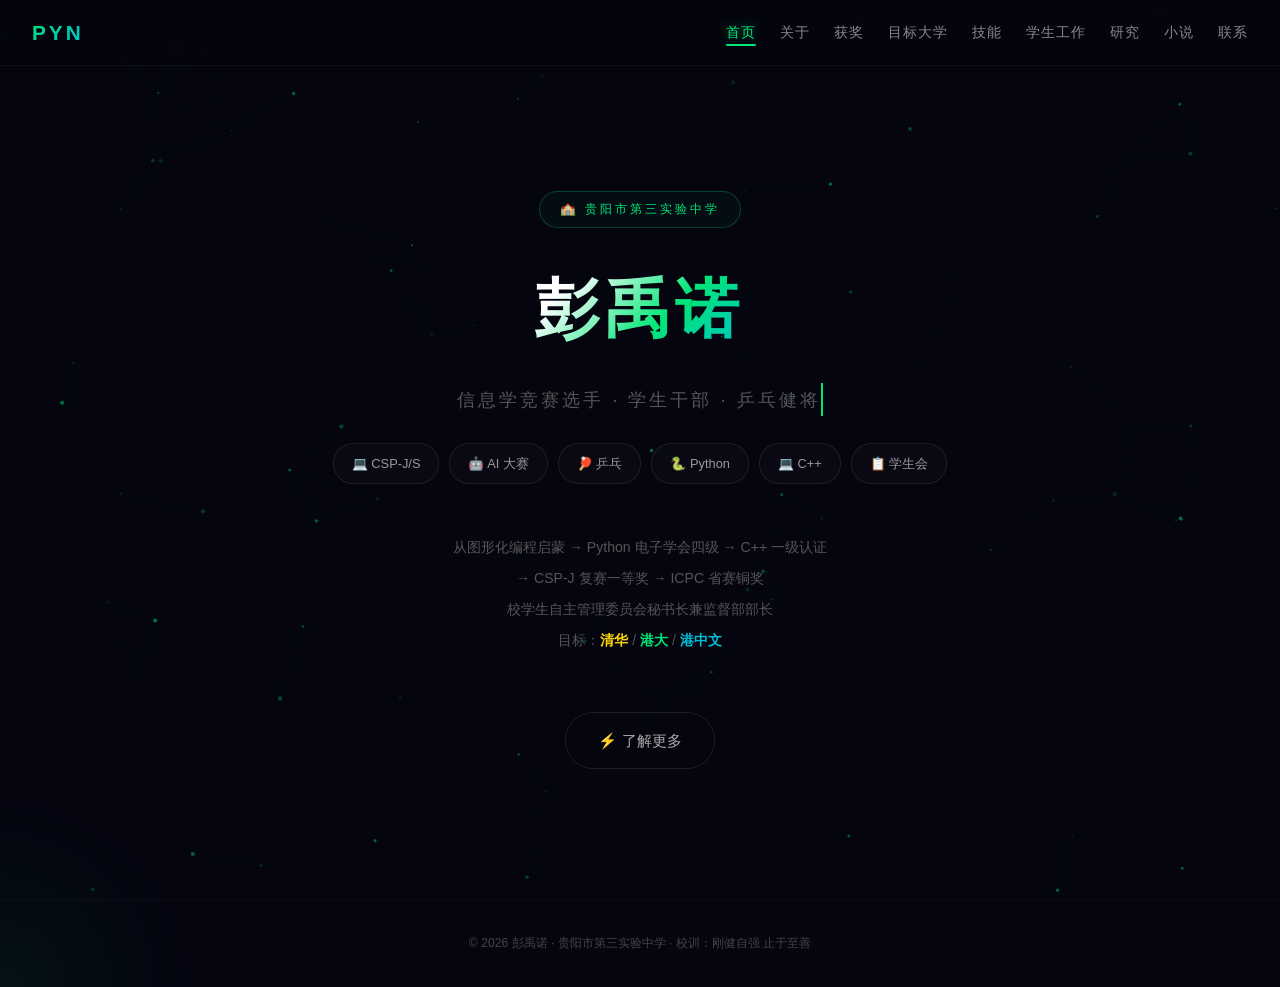
<file: index.html>
<!DOCTYPE html>
<html lang="zh-CN">
<head><meta charset="UTF-8"><meta name="viewport" content="width=device-width,initial-scale=1.0">
<title>首页 — 彭禹诺</title><link rel="stylesheet" href="style.css">
<style>.typewriter{display:inline-block;overflow:hidden;white-space:nowrap;border-right:2px solid #00e676;animation:typing 3s steps(30),blink .6s step-end infinite}@keyframes typing{from{width:0}to{width:100%}}@keyframes blink{50%{border-color:transparent}}</style>
</head>
<body>

<nav class="nav" id="nav">
    <div class="logo">PYN</div>
    <ul class="nav-links">
        <li><a href="index.html" class="active">首页</a></li><li><a href="about.html">关于</a></li><li><a href="awards.html">获奖</a></li><li><a href="goals.html">目标大学</a></li><li><a href="skills.html">技能</a></li><li><a href="role.html">学生工作</a></li><li><a href="research.html">研究</a></li>
<li><a href="novel.html">小说</a></li>
<li><a href="contact.html">联系</a></li>
    </ul>
</nav>

<div class="page">
    <div class="hero-full">
        <div class="badge" style="animation:fadeIn 1s ease">🏫 贵阳市第三实验中学</div>
        <h1 class="glitch-text" data-text="彭禹诺" style="margin-bottom:16px;">彭禹诺</h1>
        <p class="sub" style="height:28px;"><span class="typewriter">信息学竞赛选手 · 学生干部 · 乒乓健将</span></p>
        <div class="tags">
            <span>💻 CSP-J/S</span><span>🤖 AI 大赛</span><span>🏓 乒乓</span><span>🐍 Python</span><span>💻 C++</span><span>📋 学生会</span>
        </div>
        <p style="color:#555;margin-top:48px;max-width:520px;font-size:.88rem;line-height:2.2;animation:fadeInUp 1.4s ease;">
            从图形化编程启蒙 → Python 电子学会四级 → C++ 一级认证<br>→ CSP-J 复赛一等奖 → ICPC 省赛铜奖<br>校学生自主管理委员会秘书长兼监督部部长<br>目标：<strong style="color:#ffd700;">清华</strong> / <strong style="color:#00e676;">港大</strong> / <strong style="color:#00bcd4;">港中文</strong>
        </p>
        <div style="margin-top:56px;animation:fadeInUp 1.8s ease;">
            <a href="about.html" class="contact-btn" style="font-size:.95rem;padding:14px 32px;">⚡ 了解更多</a>
        </div>
    </div>
</div>

<footer class="ft"><p>© 2026 彭禹诺 · 贵阳市第三实验中学 · 校训：刚健自强 止于至善</p></footer>
<script src="app.js"></script>
<script>
window.addEventListener('scroll',function(){document.getElementById('nav').classList.toggle('scrolled',window.scrollY>60)});
</script>
</body>
</html>
</file>
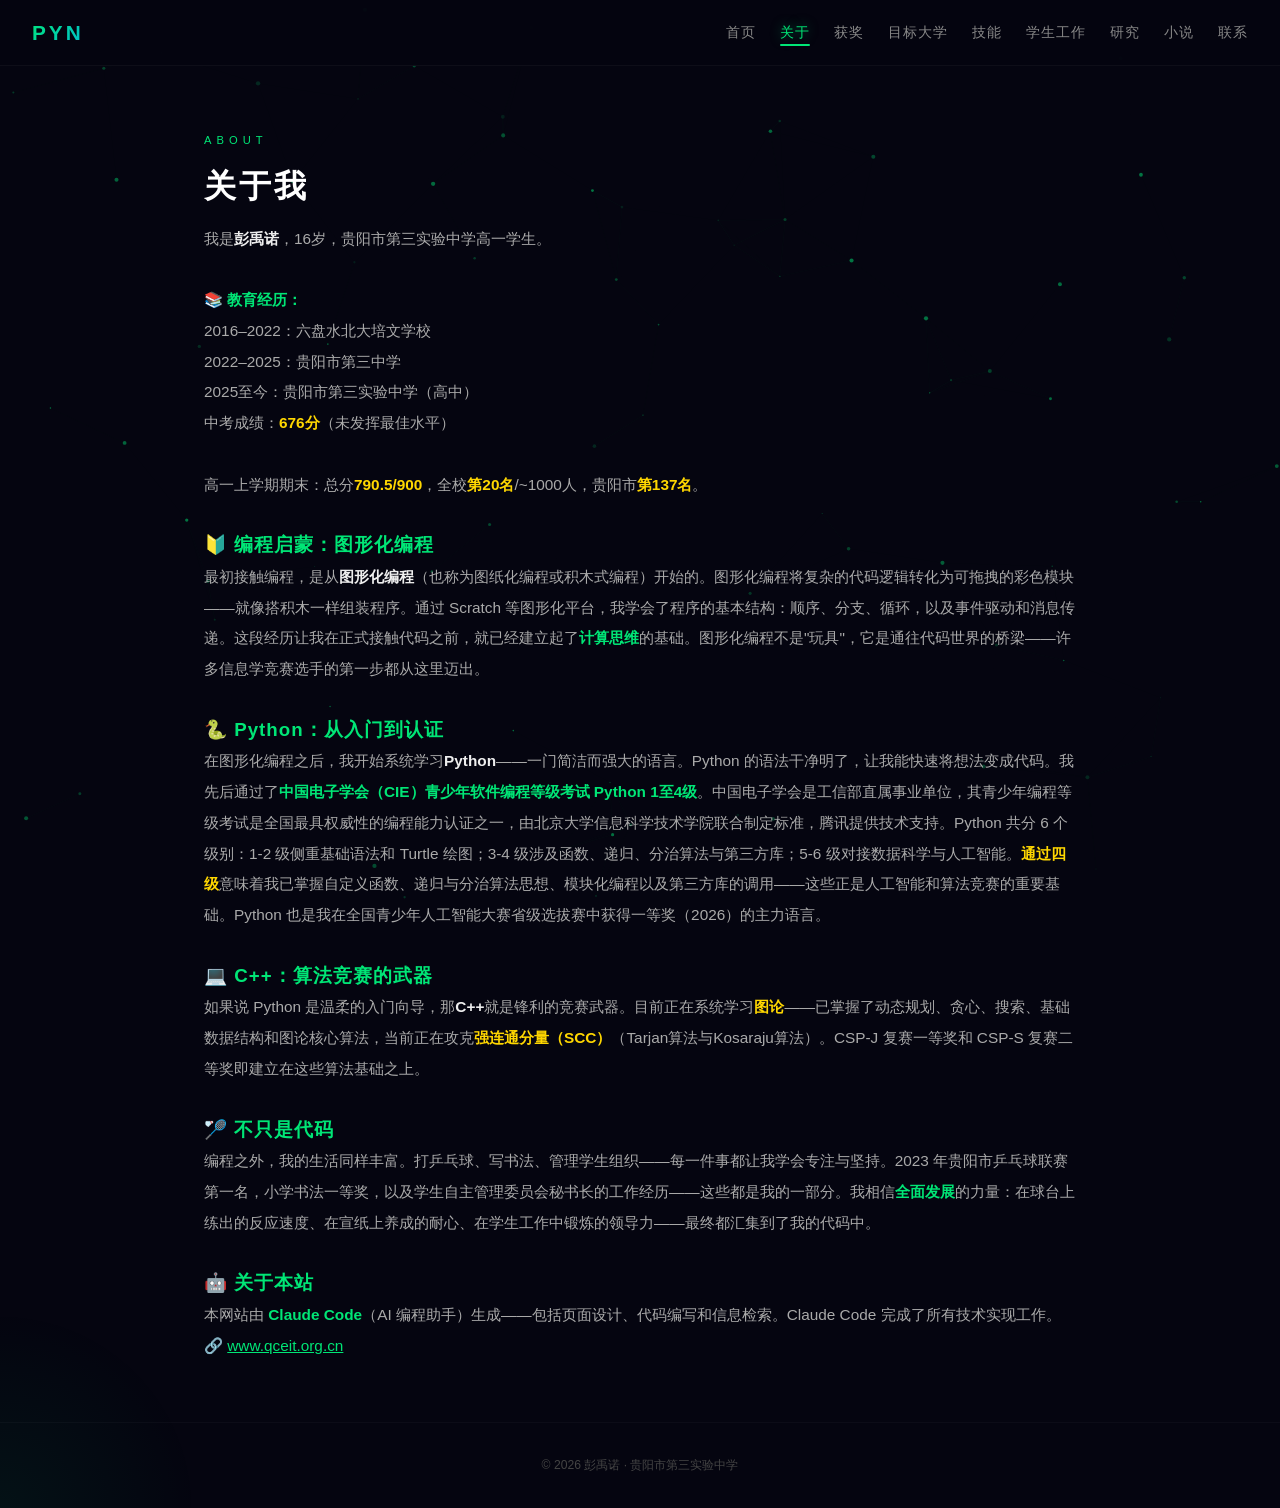
<file: about.html>
<!DOCTYPE html>
<html lang="zh-CN">
<head><meta charset="UTF-8"><meta name="viewport" content="width=device-width,initial-scale=1.0">
<title>关于 — 彭禹诺</title><link rel="stylesheet" href="style.css">
</head>
<body>
<nav class="nav">
    <div class="logo">PYN</div>
    <ul class="nav-links">
        <li><a href="index.html">首页</a></li><li><a href="about.html" class="active">关于</a></li><li><a href="awards.html">获奖</a></li><li><a href="goals.html">目标大学</a></li><li><a href="skills.html">技能</a></li><li><a href="role.html">学生工作</a></li><li><a href="research.html">研究</a></li>
<li><a href="novel.html">小说</a></li>
<li><a href="contact.html">联系</a></li>
    </ul>
</nav>
<div class="page"><div class="container">
    <div class="sec-tag">ABOUT</div>
    <h2 class="sec-title">关于我</h2>

    <p class="sec-text">
        我是<strong style="color:#eee;">彭禹诺</strong>，16岁，贵阳市第三实验中学高一学生。<br><br><strong style="color:#00e676;">📚 教育经历：</strong><br>2016–2022：六盘水北大培文学校<br>2022–2025：贵阳市第三中学<br>2025至今：贵阳市第三实验中学（高中）<br>中考成绩：<strong style="color:#ffd700;">676分</strong>（未发挥最佳水平）<br><br>高一上学期期末：总分<strong style="color:#ffd700;">790.5/900</strong>，全校<strong style="color:#ffd700;">第20名</strong>/~1000人，贵阳市<strong style="color:#ffd700;">第137名</strong>。
    </p>

    <h3 style="color:#00e676;margin-top:28px;letter-spacing:1px;">🔰 编程启蒙：图形化编程</h3>
    <p class="sec-text">
        最初接触编程，是从<strong style="color:#eee;">图形化编程</strong>（也称为图纸化编程或积木式编程）开始的。图形化编程将复杂的代码逻辑转化为可拖拽的彩色模块——就像搭积木一样组装程序。通过 Scratch 等图形化平台，我学会了程序的基本结构：顺序、分支、循环，以及事件驱动和消息传递。这段经历让我在正式接触代码之前，就已经建立起了<strong style="color:#00e676;">计算思维</strong>的基础。图形化编程不是"玩具"，它是通往代码世界的桥梁——许多信息学竞赛选手的第一步都从这里迈出。
    </p>

    <h3 style="color:#00e676;margin-top:28px;letter-spacing:1px;">🐍 Python：从入门到认证</h3>
    <p class="sec-text">
        在图形化编程之后，我开始系统学习<strong style="color:#eee;">Python</strong>——一门简洁而强大的语言。Python 的语法干净明了，让我能快速将想法变成代码。我先后通过了<strong style="color:#00e676;">中国电子学会（CIE）青少年软件编程等级考试 Python 1至4级</strong>。中国电子学会是工信部直属事业单位，其青少年编程等级考试是全国最具权威性的编程能力认证之一，由北京大学信息科学技术学院联合制定标准，腾讯提供技术支持。Python 共分 6 个级别：1-2 级侧重基础语法和 Turtle 绘图；3-4 级涉及函数、递归、分治算法与第三方库；5-6 级对接数据科学与人工智能。<strong style="color:#ffd700;">通过四级</strong>意味着我已掌握自定义函数、递归与分治算法思想、模块化编程以及第三方库的调用——这些正是人工智能和算法竞赛的重要基础。Python 也是我在全国青少年人工智能大赛省级选拔赛中获得一等奖（2026）的主力语言。
    </p>

    <h3 style="color:#00e676;margin-top:28px;letter-spacing:1px;">💻 C++：算法竞赛的武器</h3>
    <p class="sec-text">
        如果说 Python 是温柔的入门向导，那<strong style="color:#eee;">C++</strong>就是锋利的竞赛武器。目前正在系统学习<strong style="color:#ffd700;">图论</strong>——已掌握了动态规划、贪心、搜索、基础数据结构和图论核心算法，当前正在攻克<strong style="color:#ffd700;">强连通分量（SCC）</strong>（Tarjan算法与Kosaraju算法）。CSP-J 复赛一等奖和 CSP-S 复赛二等奖即建立在这些算法基础之上。
    </p>

    <h3 style="color:#00e676;margin-top:28px;letter-spacing:1px;">🏸 不只是代码</h3>
    <p class="sec-text">
        编程之外，我的生活同样丰富。打乒乓球、写书法、管理学生组织——每一件事都让我学会专注与坚持。2023 年贵阳市乒乓球联赛第一名，小学书法一等奖，以及学生自主管理委员会秘书长的工作经历——这些都是我的一部分。我相信<strong style="color:#00e676;">全面发展</strong>的力量：在球台上练出的反应速度、在宣纸上养成的耐心、在学生工作中锻炼的领导力——最终都汇集到了我的代码中。
    </p>

    <h3 style="color:#00e676;margin-top:28px;letter-spacing:1px;">🤖 关于本站</h3>
    <p class="sec-text">
        本网站由 <strong style="color:#00e676;">Claude Code</strong>（AI 编程助手）生成——包括页面设计、代码编写和信息检索。Claude Code 完成了所有技术实现工作。🔗 <a href="https://www.qceit.org.cn" target="_blank" style="color:#00e676;text-decoration:underline;">www.qceit.org.cn</a>
    </p>
</div></div>
<footer class="ft"><p>© 2026 彭禹诺 · 贵阳市第三实验中学</p></footer>
<script src="app.js"></script>
<script>window.addEventListener('scroll',function(){document.getElementById('nav').classList.toggle('scrolled',window.scrollY>60)});</script>
</body>
</html>
</file>
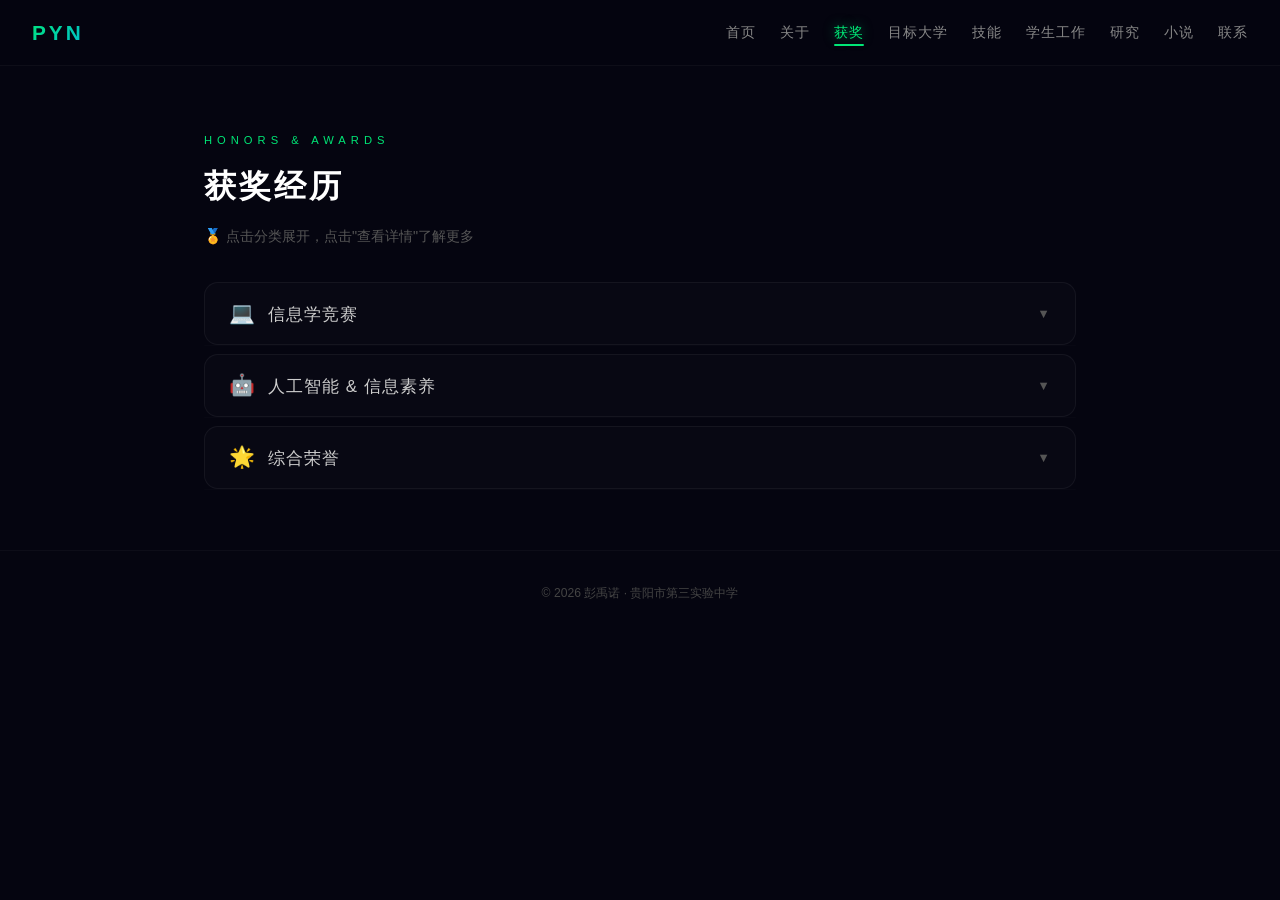
<file: awards.html>
<!DOCTYPE html>
<html lang="zh-CN">
<head><meta charset="UTF-8"><meta name="viewport" content="width=device-width,initial-scale=1.0">
<title>获奖 — 彭禹诺</title><link rel="stylesheet" href="style.css">
</head>
<body>
<nav class="nav">
    <div class="logo">PYN</div>
    <ul class="nav-links">
        <li><a href="index.html">首页</a></li>
        <li><a href="about.html">关于</a></li>
        <li><a href="awards.html" class="active">获奖</a></li>
        <li><a href="goals.html">目标大学</a></li>
        <li><a href="skills.html">技能</a></li>
        <li><a href="role.html">学生工作</a></li>
        <li><a href="research.html">研究</a></li>
<li><a href="novel.html">小说</a></li>
<li><a href="contact.html">联系</a></li>
    </ul>
</nav>

<div class="page"><div class="container">
    <div class="sec-tag">HONORS & AWARDS</div>
    <h2 class="sec-title">获奖经历</h2>
    <div class="sec-sub">🏅 点击分类展开，点击"查看详情"了解更多</div>

    <div class="accordion">
        <button class="acc-header" onclick="toggleAcc(this)"><span><span class="aicon">💻</span>信息学竞赛</span><span class="aarrow">▼</span></button>
        <div class="acc-body">
            <table>
                <thead><tr><th>年份</th><th>比赛</th><th>获奖</th><th style="text-align:right;">详情</th></tr></thead>
                <tbody>
                    <tr><td>2024</td><td>ICPC 贵州省赛 · 中学组</td><td class="bronze">🥉 铜奖</td><td style="text-align:right;"><span class="detail-link" onclick="event.stopPropagation();openMod('ICPC')">查看详情 →</span></td></tr>
                    <tr><td>2024</td><td>CSP-J 初赛</td><td>三等奖</td><td style="text-align:right;"><span class="detail-link" onclick="event.stopPropagation();openMod('CSPJ')">查看详情 →</span></td></tr>
                    <tr><td>2024</td><td>CSP-S 初赛</td><td>三等奖</td><td style="text-align:right;"><span class="detail-link" onclick="event.stopPropagation();openMod('CSPS')">查看详情 →</span></td></tr>
                    <tr><td>2024</td><td>CSP-J 复赛</td><td class="silver">🥈 二等奖</td><td style="text-align:right;"><span class="detail-link" onclick="event.stopPropagation();openMod('CSPJ')">查看详情 →</span></td></tr>
                    <tr><td>2024</td><td>CSP-S 复赛</td><td class="silver">🥈 二等奖</td><td style="text-align:right;"><span class="detail-link" onclick="event.stopPropagation();openMod('CSPS')">查看详情 →</span></td></tr>
                    <tr><td>2025</td><td>CSP 初赛</td><td class="silver">🥈 二等奖 / 三等奖</td><td style="text-align:right;"><span class="detail-link" onclick="event.stopPropagation();openMod('CSP')">查看详情 →</span></td></tr>
                    <tr><td>2025</td><td>CSP-J 复赛</td><td class="gold">🥇 一等奖</td><td style="text-align:right;"><span class="detail-link" onclick="event.stopPropagation();openMod('CSPJ')">查看详情 →</span></td></tr>
                </tbody>
            </table>
        </div>

        <button class="acc-header" onclick="toggleAcc(this)" style="margin-top:8px;"><span><span class="aicon">🤖</span>人工智能 & 信息素养</span><span class="aarrow">▼</span></button>
        <div class="acc-body">
            <table>
                <thead><tr><th>年份</th><th>比赛</th><th>获奖</th><th style="text-align:right;">详情</th></tr></thead>
                <tbody>
                    <tr><td>2026</td><td>全国青少年人工智能大赛 · 省级选拔赛</td><td class="gold">🥇 一等奖</td><td style="text-align:right;"><span class="detail-link" onclick="event.stopPropagation();openMod('AI')">查看详情 →</span></td></tr>
                    <tr><td>2024</td><td>贵州省师生信息素养比赛 · 贵阳市</td><td class="silver">🥈 二等奖</td><td style="text-align:right;"><span class="detail-link" onclick="event.stopPropagation();openMod('INFO')">查看详情 →</span></td></tr>
                    <tr><td>2026</td><td>信息素养比赛 · 市级</td><td class="silver">🥈 二等奖</td><td style="text-align:right;"><span class="detail-link" onclick="event.stopPropagation();openMod('INFO')">查看详情 →</span></td></tr>
                </tbody>
            </table>
        </div>

        <button class="acc-header" onclick="toggleAcc(this)" style="margin-top:8px;"><span><span class="aicon">🌟</span>综合荣誉</span><span class="aarrow">▼</span></button>
        <div class="acc-body">
            <table>
                <thead><tr><th>年份</th><th>荣誉</th><th>获奖</th></tr></thead>
                <tbody>
                    <tr><td>小学</td><td>汉字书法大赛</td><td class="gold">🥇 一等奖</td></tr>
                    <tr><td>2023</td><td>贵阳市第三届国球进社区乒乓球联赛（13~16 岁组）</td><td class="gold">🥇 第一名</td></tr>
                    <tr><td>2025</td><td>优秀学生干部</td><td>校级</td></tr>
                </tbody>
            </table>
        </div>
    </div>
</div></div>

<div class="modal-overlay" id="mo" onclick="closeMod(event)">
    <div class="modal" onclick="event.stopPropagation()">
        <button class="close-btn" onclick="closeMod()">✕</button>
        <div class="m-tag" id="mtag"></div><h3 id="mtitle"></h3><div class="m-body" id="mbody"></div>
    </div>
</div>

<footer class="ft"><p>© 2026 彭禹诺 · 贵阳市第三实验中学</p></footer>

<script>
const M={ICPC:{t:'ICPC 国际大学生程序设计竞赛',a:'贵州省赛中学组 · 铜奖',c:'bronze',y:'2024',b:'<p><strong>ICPC</strong>是全球最具影响力的大学生程序设计竞赛，被誉为"程序设计界的奥林匹克"。中学组面向高中生开放。</p><p style="margin-top:12px;">3人团队赛，5小时内解决8~12道算法题，考察编程、协作与抗压能力。</p><p style="margin-top:16px;">🔗 <a href="https://icpc.global" target="_blank">icpc.global</a> ｜ <a href="https://icpc.pku.edu.cn" target="_blank">icpc.pku.edu.cn</a></p>'},
CSP:{t:'CSP 非专业级软件能力认证',a:'初赛二等奖 / 三等奖',c:'silver',y:'2025',b:'<p>中国计算机学会（CCF）主办，NOI体系重要入口。<strong>初赛</strong>为笔试，考察计算机基础与算法理论。</p><p style="margin-top:12px;">🔗 <a href="https://www.noi.cn" target="_blank">noi.cn</a></p>'},
CSPJ:{t:'CSP-J（入门组）',a:'初赛三等奖 · 复赛二等奖(2024) → 一等奖(2025)',c:'gold',y:'2024 / 2025',b:'<p><strong>CSP-J</strong>面向初中及以下学段。<strong>复赛</strong>现场上机4题限时3.5小时，涵盖模拟、枚举、搜索、贪心、基础DP。</p><p style="margin-top:12px;">2024年复赛<strong style="color:#b0bec5;">二等奖</strong> → 2025年复赛<strong style="color:#ffd700;">一等奖</strong>！</p><p style="margin-top:16px;">🔗 <a href="https://www.noi.cn" target="_blank">noi.cn</a></p>'},
CSPS:{t:'CSP-S（提高组）',a:'初赛三等奖 · 复赛二等奖(2024&2025)',c:'silver',y:'2024 / 2025',b:'<p><strong>CSP-S</strong>面向高中生，是通向NOIP和NOI的关键一步。<strong>复赛</strong>4题限时4小时。考察高级数据结构、图论、DP优化、字符串算法、数论。</p><p style="margin-top:12px;">2024、2025连续两年复赛<strong style="color:#b0bec5;">二等奖</strong>。</p><p style="margin-top:16px;">🔗 <a href="https://www.noi.cn" target="_blank">noi.cn</a></p>'},
AI:{t:'全国青少年人工智能大赛',a:'省级选拔赛一等奖',c:'gold',y:'2026',b:'<p>中国福利会、中国妇女发展基金会主办，2026年首届，教育部白名单赛事。5大赛道：基础知识、工具应用、驱动科学、具身智能、大语言模型应用。</p><p style="margin-top:12px;">2026年省级选拔赛<strong style="color:#ffd700;">一等奖</strong>。</p><p style="margin-top:16px;">🔗 <a href="https://aic.cwicp.cn" target="_blank">aic.cwicp.cn</a></p>'},
INFO:{t:'贵州省师生信息素养比赛',a:'市级二等奖 ×2',c:'silver',y:'2024 / 2026',b:'<p>教育主管部门主办，考察数字创作、程序设计、创客项目、AI应用等综合信息技术能力。2024年<strong style="color:#b0bec5;">贵阳市二等奖</strong>，2026年再次获<strong style="color:#b0bec5;">市级二等奖</strong>。</p><p style="margin-top:16px;">🔗 <a href="https://jyj.guiyang.gov.cn" target="_blank">贵阳市教育局</a></p>'}
};
function toggleAcc(h){var b=h.nextElementSibling,o=b.classList.contains('expanded');document.querySelectorAll('.acc-body.expanded').forEach(function(x){x.classList.remove('expanded')});document.querySelectorAll('.acc-header.open').forEach(function(x){x.classList.remove('open')});if(!o){b.classList.add('expanded');h.classList.add('open')}}
function openMod(k){var d=M[k];document.getElementById('mtag').textContent=d.y;document.getElementById('mtitle').innerHTML=d.t+' · <span class="'+d.c+'">'+d.a+'</span>';document.getElementById('mbody').innerHTML=d.b;document.getElementById('mo').classList.add('active');document.body.style.overflow='hidden'}
function closeMod(e){if(e&&e.target!==document.getElementById('mo'))return;document.getElementById('mo').classList.remove('active');document.body.style.overflow=''}
document.addEventListener('keydown',function(e){if(e.key==='Escape'){document.getElementById('mo').classList.remove('active');document.body.style.overflow=''}});
</script>
<script src="app.js"></script>
<script>window.addEventListener("scroll",function(){document.getElementById("nav").classList.toggle("scrolled",window.scrollY>60)});</script>
</body>
</html>
</file>
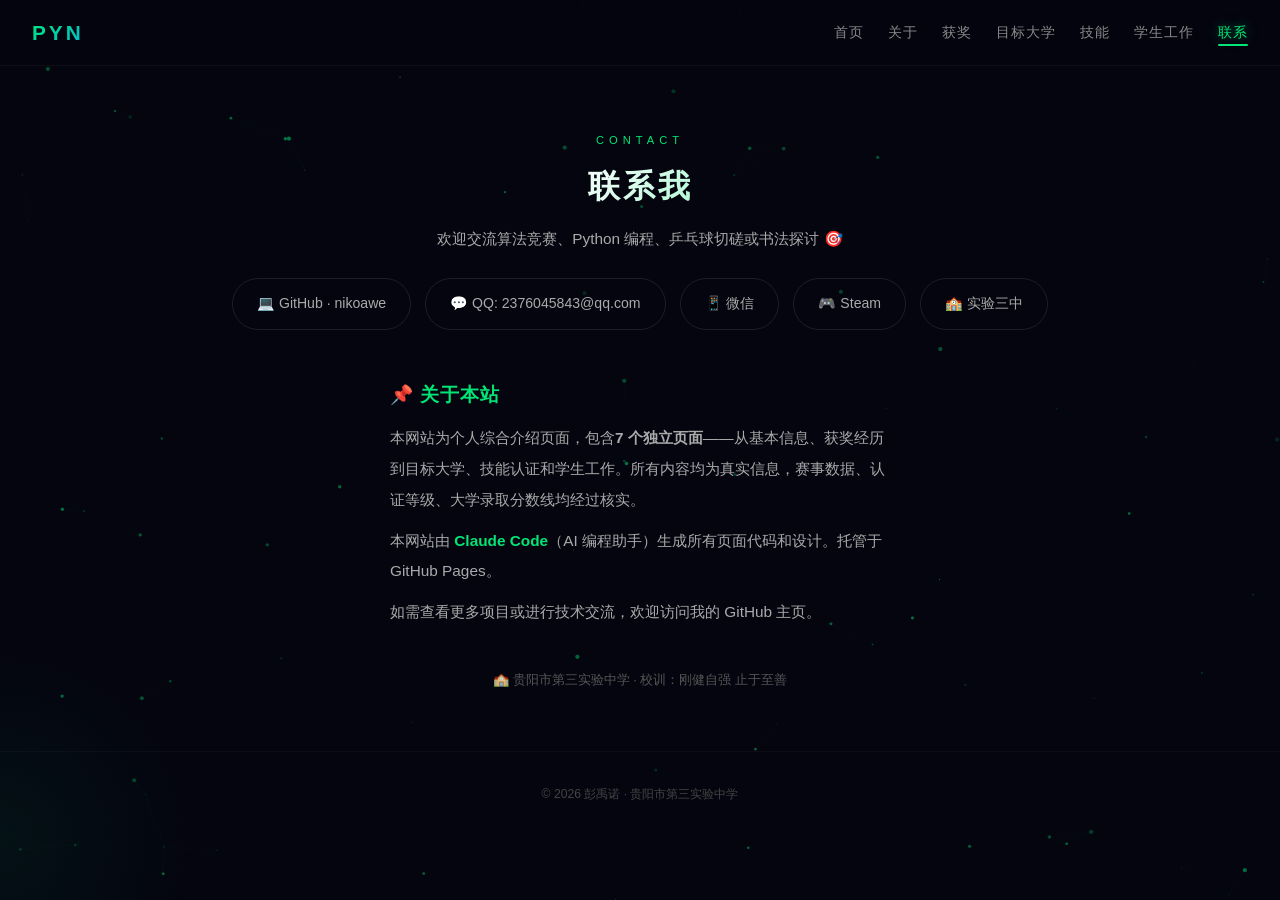
<file: contact.html>
<!DOCTYPE html>
<html lang="zh-CN">
<head><meta charset="UTF-8"><meta name="viewport" content="width=device-width,initial-scale=1.0">
<title>联系 — 彭禹诺</title><link rel="stylesheet" href="style.css">
</head>
<body>
<nav class="nav">
    <div class="logo">PYN</div>
    <ul class="nav-links">
        <li><a href="index.html">首页</a></li><li><a href="about.html">关于</a></li><li><a href="awards.html">获奖</a></li><li><a href="goals.html">目标大学</a></li><li><a href="skills.html">技能</a></li><li><a href="role.html">学生工作</a></li><li><a href="contact.html" class="active">联系</a></li>
    </ul>
</nav>
<div class="page"><div class="container" style="text-align:center;">
    <div class="sec-tag">CONTACT</div>
    <h2 class="sec-title">联系我</h2>
    <p class="sec-text" style="margin-bottom:16px;">欢迎交流算法竞赛、Python 编程、乒乓球切磋或书法探讨 🎯</p>

    <div class="contact-row" style="justify-content:center;">
        <a href="https://github.com/nikoawe" target="_blank" class="contact-btn">💻 GitHub · nikoawe</a>
        <span class="contact-btn">💬 QQ: 2376045843@qq.com</span>
        <span class="contact-btn">📱 微信</span>
        <span class="contact-btn">🎮 Steam</span>
        <span class="contact-btn">🏫 实验三中</span>
    </div>

    <div style="margin-top:48px;text-align:left;max-width:500px;margin-left:auto;margin-right:auto;">
        <h3 style="color:#00e676;letter-spacing:1px;margin-bottom:12px;">📌 关于本站</h3>
        <p class="sec-text">
            本网站为个人综合介绍页面，包含<strong>7 个独立页面</strong>——从基本信息、获奖经历到目标大学、技能认证和学生工作。所有内容均为真实信息，赛事数据、认证等级、大学录取分数线均经过核实。
        </p>
        <p class="sec-text" style="margin-top:10px;">
            本网站由 <strong style="color:#00e676;">Claude Code</strong>（AI 编程助手）生成所有页面代码和设计。托管于 GitHub Pages。
        </p>
        <p class="sec-text" style="margin-top:10px;">
            如需查看更多项目或进行技术交流，欢迎访问我的 GitHub 主页。
        </p>
    </div>

    <p style="color:#555;font-size:.82rem;margin-top:40px;">🏫 贵阳市第三实验中学 · 校训：刚健自强 止于至善</p>
</div></div>
<footer class="ft"><p>© 2026 彭禹诺 · 贵阳市第三实验中学</p></footer>
<script src="app.js"></script>
<script>window.addEventListener('scroll',function(){document.getElementById('nav').classList.toggle('scrolled',window.scrollY>60)});</script>
</body>
</html>
</file>
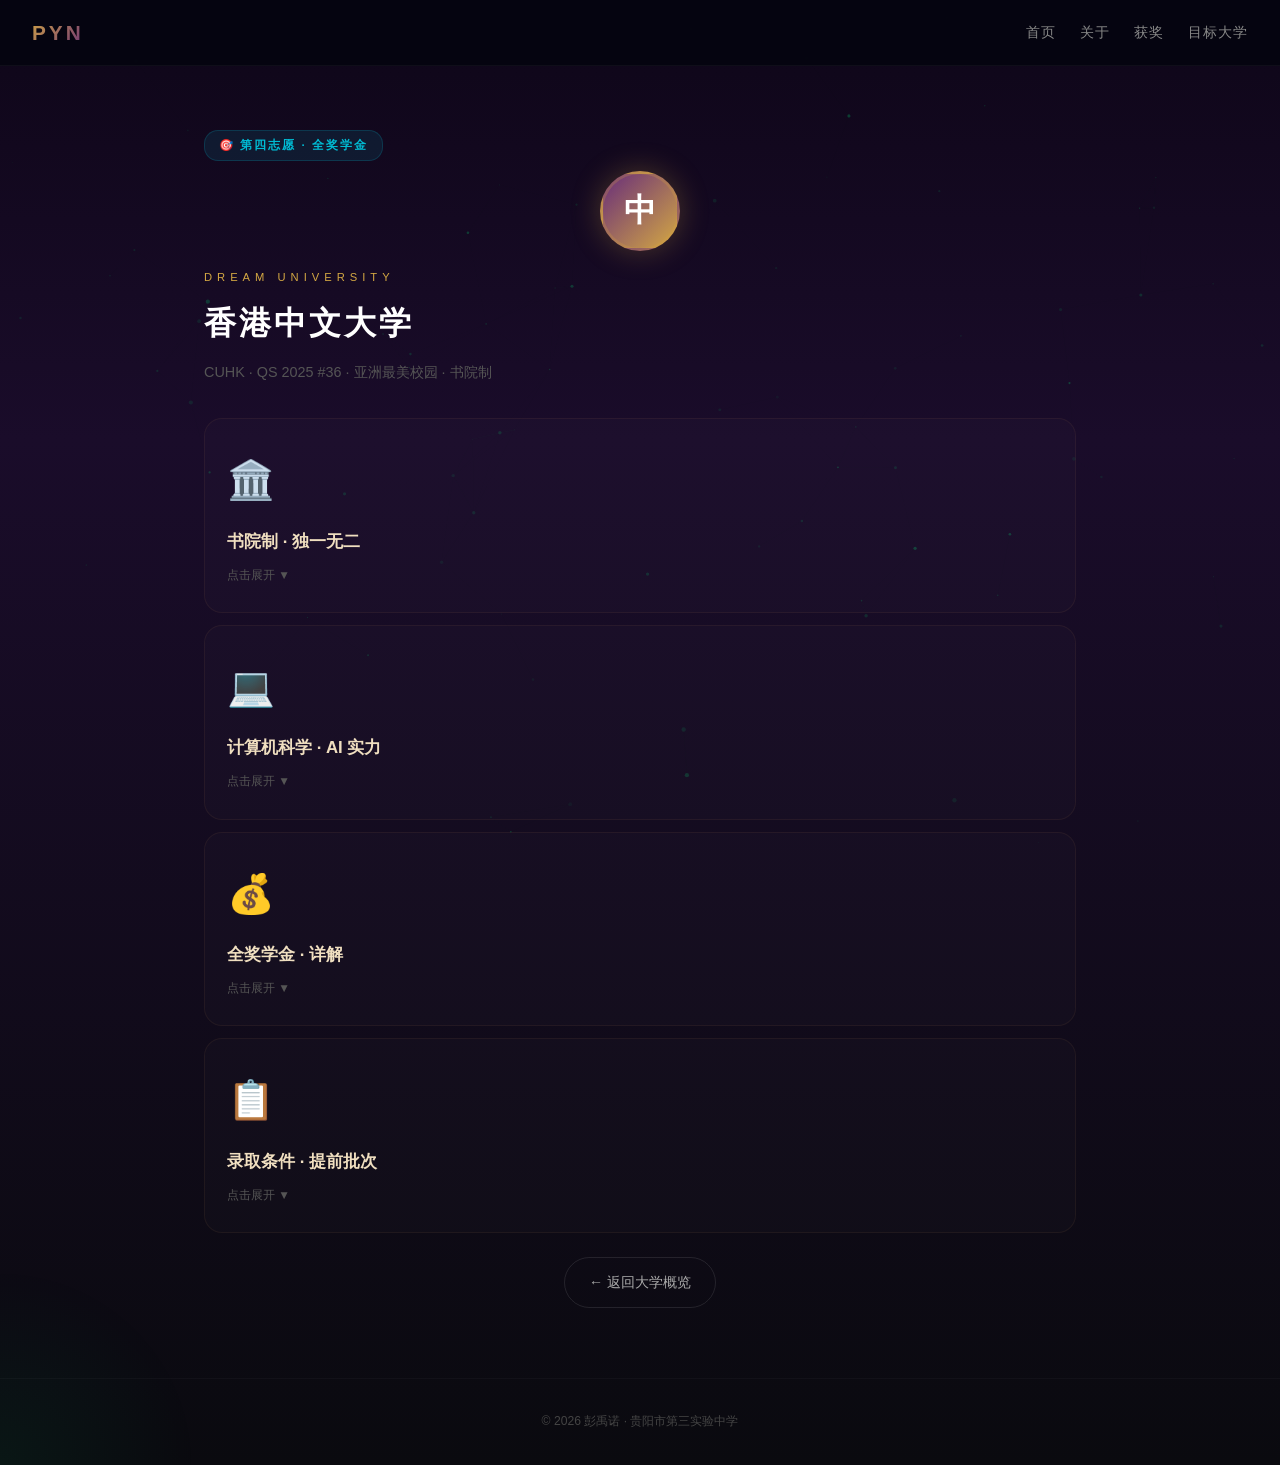
<file: cuhk.html>
<!DOCTYPE html>
<html lang="zh-CN">
<head><meta charset="UTF-8"><meta name="viewport" content="width=device-width,initial-scale=1.0">
<title>香港中文大学 — 彭禹诺的目标大学</title><link rel="stylesheet" href="style.css">
<style>body{background:linear-gradient(180deg,#0e0618 0%,#1a0c2a 30%,#0a0a0f 100%)}#bgCanvas{opacity:.5}.card{border-color:rgba(200,140,80,.08)}.card:hover{border-color:rgba(210,160,60,.3);box-shadow:0 20px 60px rgba(150,100,30,.15),0 0 60px rgba(200,140,50,.06)}.card::before{background:conic-gradient(transparent,transparent,transparent,rgba(210,160,60,.12),transparent,transparent,transparent)}.sec-tag{color:#d4a843}.acc-header.open{border-color:rgba(210,160,60,.3);background:rgba(180,130,40,.08);box-shadow:0 0 30px rgba(180,130,40,.1)}.nav-links a:hover,.nav-links a.active{color:#d4a843;text-shadow:0 0 12px rgba(210,160,60,.5)}.nav-links a::after{background:#d4a843}.nav .logo{background:linear-gradient(135deg,#d4a843,#682D7A);-webkit-background-clip:text;-webkit-text-fill-color:transparent}.contact-btn:hover,.detail-link{color:#d4a843}.card h4{color:#f0dfc0}.uni-rank.g4{background:rgba(210,160,60,.1);color:#d4a843;border-color:rgba(210,160,60,.18)}.acc-header:hover{background:rgba(160,120,40,.06);border-color:rgba(210,160,60,.2)}</style>
</head>
<body>
<nav class="nav"><div class="logo">PYN</div><ul class="nav-links">
<li><a href="index.html">首页</a></li><li><a href="about.html">关于</a></li><li><a href="awards.html">获奖</a></li><li><a href="goals.html">目标大学</a></li>
</ul></nav>
<div class="page"><div class="container">
<span class="uni-rank g4" style="display:inline-block;padding:4px 14px;border-radius:14px;font-size:.72rem;font-weight:700;letter-spacing:2px;margin-bottom:10px;background:rgba(0,188,212,.1);color:#00bcd4;border:1px solid rgba(0,188,212,.18);">🎯 第四志愿 · 全奖学金</span>

<div style="text-align:center;margin-bottom:16px;"><div style="text-align:center;margin-bottom:16px;"><div style="width:80px;height:80px;border-radius:50%;background:linear-gradient(135deg,#682D7A,#D4A843);margin:0 auto;display:flex;align-items:center;justify-content:center;box-shadow:0 0 30px rgba(210,160,60,.3);border:3px solid rgba(210,160,60,.25);"><span style="font-size:2rem;font-weight:900;color:#fff;">中</span></div></div></div>
<div class="sec-tag" style="margin-top:12px;">DREAM UNIVERSITY</div>
<h2 class="sec-title">香港中文大学</h2><p class="sec-sub">CUHK · QS 2025 #36 · 亚洲最美校园 · 书院制</p>

<div class="card" onclick="toggleCard(this)" style="margin-top:16px;"><div class="card-inner"><div class="card-icon">🏛️</div><h4>书院制 · 独一无二</h4><div class="card-hint">点击展开 ▼</div></div><div class="card-extra">
<p>香港中文大学（CUHK）成立于<strong>1963年</strong>，由新亚书院（钱穆创办）、崇基学院（教会创办）和联合书院三所书院合并而成，是香港唯一实行<strong>书院制（Collegiate System）</strong>的研究型大学。校园坐落于新界沙田马料水，依山傍海，占地<strong>137公顷</strong>——是香港面积最大的高校，被誉为"<strong>亚洲最美大学校园</strong>"。</p>
<p style="margin-top:10px;">CUHK的<strong>9所书院</strong>是其最大的特色。与牛津、剑桥的学院制类似，书院不仅提供住宿，更负责通识教育、导师关怀和课外活动：<strong>崇基书院</strong>以音乐与社区服务著称；<strong>新亚书院</strong>（由国学大师钱穆创办）坚持"求学与做人"并重，校训"诚明"；<strong>联合书院</strong>以国际化视野见长；<strong>逸夫书院</strong>注重创新与科技；<strong>晨兴书院</strong>和<strong>善衡书院</strong>是全宿共膳式书院，师生同吃同住；<strong>敬文书院</strong>、<strong>伍宜孙书院</strong>和<strong>和声书院</strong>各有独特文化。每位中大学生入学时都会选择一所书院，书院归属伴随整个大学生涯。</p>
<p style="margin-top:10px;">校园内的"<strong>天人合一</strong>"（位于新亚书院）是中大最著名的景点——一棵榕树下，月牙形水池借景背后的吐露港山海，水天一色，是香港最受欢迎的摄影打卡地。中大的百万大道、大学图书馆（香港第二大图书馆）、邵逸夫堂等也各具特色。</p></div></div>

<div class="card" onclick="toggleCard(this)" style="margin-top:12px;"><div class="card-inner"><div class="card-icon">💻</div><h4>计算机科学 · AI 实力</h4><div class="card-hint">点击展开 ▼</div></div><div class="card-extra">
<p>CUHK的<strong>计算机科学与工程学系</strong>是亚洲顶尖的计算机科学教育与研究机构之一——其历史可追溯至1970年代，是香港最早开展计算机科学教育的高校。在人工智能、机器学习、计算机视觉、自然语言处理、大数据等领域拥有多个<strong>国家重点实验室</strong>：包括<strong>智能视觉感知与理解国家重点实验室</strong>、<strong>农业生物技术国家重点实验室</strong>（与计算机视觉交叉）、<strong>消化疾病研究国家重点实验室</strong>（与AI+医疗交叉）。</p>
<p style="margin-top:10px;">CUHK在人工智能领域的标志性成就是<strong>商汤科技（SenseTime）</strong>——这家全球领先的AI公司由中大工程学院教授<strong>汤晓鸥</strong>（已故）与他的学生共同创立。商汤的面部识别、自动驾驶等核心技术源自中大多媒体实验室。在香港上市的AI公司中，有超过一半与中大有关联。中大的AI研究深度和产业化能力在亚洲首屈一指。</p>
<p style="margin-top:10px;">CUHK工程学院提供<strong>计算机科学</strong>、<strong>人工智能：系统与科技</strong>（香港首个AI本科专业）、<strong>信息工程</strong>等本科专业。毕业生大量进入Google、Microsoft、华为、腾讯等科技巨头，或赴Stanford、MIT、CMU等名校深造。</p></div></div>

<div class="card" onclick="toggleCard(this)" style="margin-top:12px;"><div class="card-inner"><div class="card-icon">💰</div><h4>全奖学金 · 详解</h4><div class="card-hint">点击展开 ▼</div></div><div class="card-extra">
<p>• <strong style="color:#00bcd4;">入学奖学金</strong>：按高考成绩自动评定，最高等可涵盖<strong>全额学费 + 校内住宿 + 生活津贴</strong>。四年累计超过80万港币。成绩优异者<strong>自动获考虑</strong>，无需额外申请。</p>
<p>• <strong style="color:#00bcd4;">香港赛马会奖学金</strong>：由赛马会慈善基金设立，金额涵盖<strong>全额学费+住宿+生活费+海外交流津贴</strong>。每位赛马会学者还享有专属导师计划和领导力培训。</p>
<p>• <strong style="color:#00bcd4;">书院奖学金</strong>：每所书院均设有独立的奖学金体系，获奖机会多、覆盖面广。书院奖学金更注重全人发展——不只是成绩，还包括社会服务、领导力、艺术体育等。</p>
<p>• 中大的奖学金特点是<strong>名额较多、竞争相对温和</strong>——相比港大和清华，中大的全奖竞争压力更小，性价比极高。</p></div></div>

<div class="card" onclick="toggleCard(this)" style="margin-top:12px;"><div class="card-inner"><div class="card-icon">📋</div><h4>录取条件 · 提前批次</h4><div class="card-hint">点击展开 ▼</div></div><div class="card-extra">
<p>• 通过<strong>全国普通高校统一招生计划</strong>直接录取（<strong>提前批次</strong>），无需单独申请<br>• 高考成绩超一本线 ~130分以上（贵州考生参考）<br>• 英语单科 130+（满分150分）<br>• 部分专业（如计算机、商科）要求面试<br>• 与内地统招<strong>不冲突</strong>——提前批录取不影响后续本科一批投档</p>
<p style="margin-top:10px;">中大的提前批录取是其<strong>最大的便利</strong>——不需要像港大那样单独准备申请材料和面试，只需在高考志愿填报时在提前批一栏填上"香港中文大学"即可。对于同时备战多所大学的考生来说，这大大降低了心理负担和时间成本。</p>
<p style="margin-top:10px;">🔗 <a href="https://www.cuhk.edu.hk" target="_blank" style="color:#00e676;">官网 cuhk.edu.hk</a> ｜ <a href="https://admission.cuhk.edu.hk" target="_blank" style="color:#00e676;">招生 admission.cuhk.edu.hk</a></p></div></div>

<p style="margin-top:24px;text-align:center;"><a href="goals.html" class="contact-btn">← 返回大学概览</a></p>
</div></div>
<footer class="ft"><p>© 2026 彭禹诺 · 贵阳市第三实验中学</p></footer>
<script src="app.js"></script><script>window.addEventListener('scroll',function(){document.getElementById('nav').classList.toggle('scrolled',window.scrollY>60)});</script>
</body>
</html>
</file>
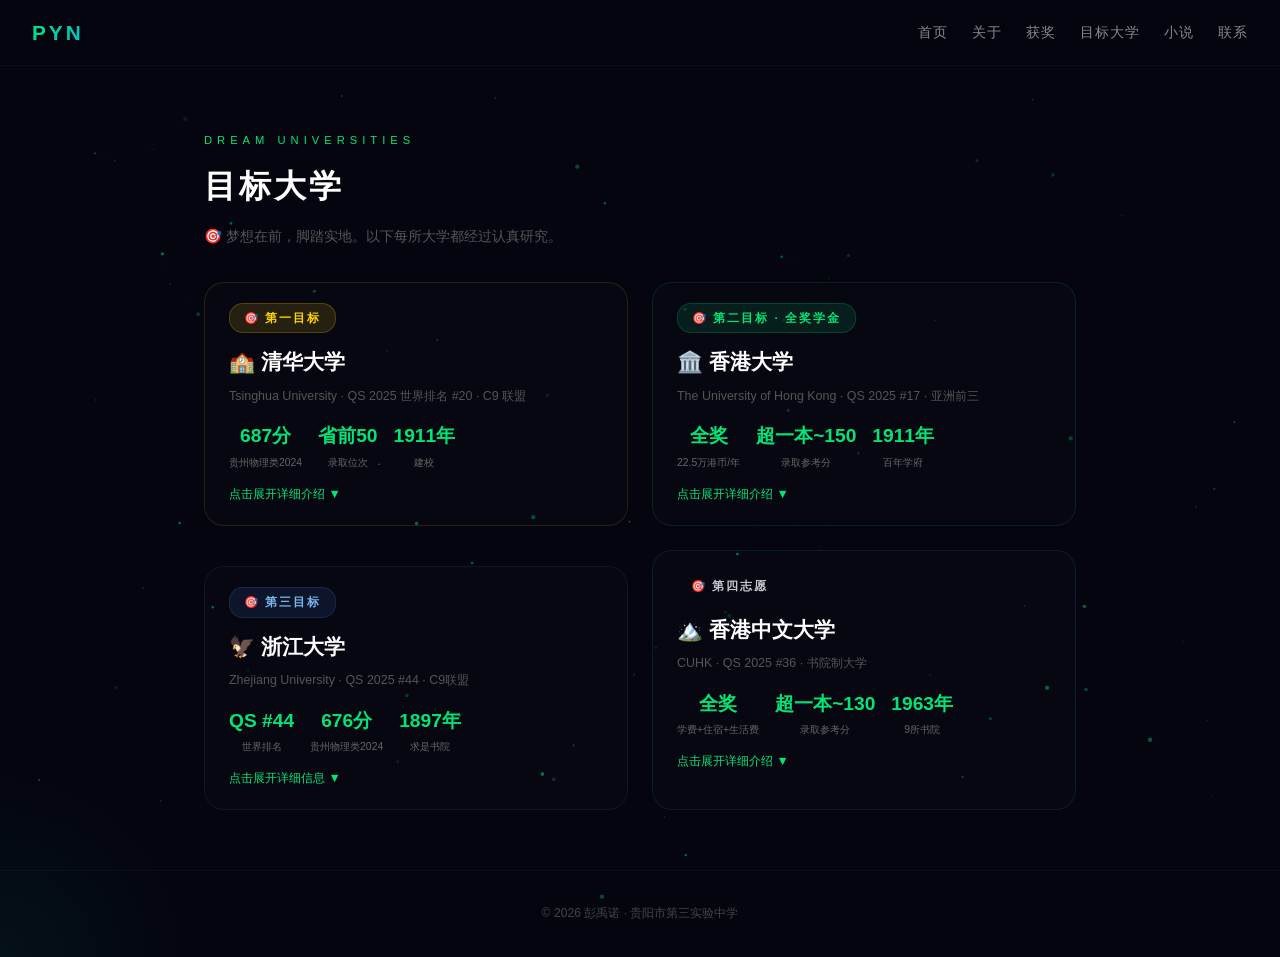
<file: goals.html>
<!DOCTYPE html>
<html lang="zh-CN">
<head><meta charset="UTF-8"><meta name="viewport" content="width=device-width,initial-scale=1.0">
<title>目标大学 — 彭禹诺</title><link rel="stylesheet" href="style.css">
</head>
<body>
<nav class="nav">
    <div class="logo">PYN</div>
    <ul class="nav-links">
        <li><a href="index.html">首页</a></li><li><a href="about.html">关于</a></li><li><a href="awards.html">获奖</a></li><li><a href="goals.html">目标大学</a></li>
<li><a href="novel.html">小说</a></li>
<li><a href="contact.html">联系</a></li>
    </ul>
</nav>
<div class="page"><div class="container">
    <div class="sec-tag">DREAM UNIVERSITIES</div>
    <h2 class="sec-title">目标大学</h2>
    <div class="sec-sub">🎯 梦想在前，脚踏实地。以下每所大学都经过认真研究。</div>

    <div class="grid" style="grid-template-columns:repeat(auto-fit,minmax(300px,1fr));gap:24px;">

        <!-- 清华大学 -->
        <div class="uni-card" onclick="toggleUni(this)" style="border-color:rgba(255,215,0,.12);">
            <div class="uni-body">
                <span class="uni-rank g1">🎯 第一目标</span>
                <a href="tsinghua.html" style="color:inherit;"><h3>🏫 清华大学</h3></a><div class="uni-en">Tsinghua University · QS 2025 世界排名 #20 · C9 联盟</div>
                <div class="uni-stats"><div class="uni-stat"><div class="n">687分</div><div class="l">贵州物理类2024</div></div><div class="uni-stat"><div class="n">省前50</div><div class="l">录取位次</div></div><div class="uni-stat"><div class="n">1911年</div><div class="l">建校</div></div></div>
                <div style="color:#00e676;font-size:.78rem;margin-top:6px;">点击展开详细介绍 ▼</div>
                <div class="uni-extra">
                    <h4 style="color:#ffd700;">🏛️ 学校概况</h4>
                    <p>清华大学成立于 1911 年，前身为清华学堂，是庚子赔款创建的留美预备学校。校园位于北京西北郊的清华园，占地 442 公顷，是中国最美的大学校园之一。校训"<strong>自强不息，厚德载物</strong>"出自《周易》，承载了百年来的学术精神与家国情怀。水木清华、荷塘月色、二校门、清华学堂——每一处风景都见证了中国近现代教育的发展。</p>
                    <p style="margin-top:8px;">清华大学是中国大陆最具国际声誉的高等学府之一，稳居 C9 联盟（中国常春藤）之首，在 QS、THE、US News 三大世界大学排名中均位列中国内地第一。尤其以<strong>计算机科学、人工智能、电子工程</strong>等学科著称——其中计算机科学在 US News 排名中连续多年全球前 5，人工智能方向更是世界顶尖水平。清华拥有图灵奖得主姚期智院士领衔的"清华学堂计算机科学实验班"（姚班），培养了无数信息学竞赛保送生。</p>
                    <p style="margin-top:8px;">对于信息学竞赛选手而言，清华大学是最理想的目标。通过 NOI 金牌可获得保送资格，CSP-S 一等奖在强基计划中可获得大幅降分优惠。清华大学计算机系和交叉信息研究院（姚班）是每一位 OIer 的梦想。</p>

                    <h4 style="color:#ffd700;margin-top:14px;">📊 贵州近5年录取数据</h4>
                    <table><thead><tr><th>年份</th><th>物理类/理科</th><th>位次</th><th>历史类/文科</th><th>位次</th></tr></thead>
                    <tbody><tr><td>2024</td><td>687</td><td>~46</td><td>672</td><td>~11</td></tr><tr><td>2023</td><td>684</td><td>~47</td><td>679</td><td>~9</td></tr><tr><td>2022</td><td>664</td><td>~42</td><td>679</td><td>~8</td></tr><tr><td>2021</td><td>671</td><td>~47</td><td>689</td><td>~9</td></tr></tbody></table>
                    <p style="margin-top:8px;">• 2024年新高考物理类设有多个专业组：普通类687分、国家专项677分、定向679分<br>• 贵州考生需物理类全省前50名、历史类前15名才有把握<br>• 强基计划：CSP-S 一等奖 + 高考成绩优异可获降分录取</p>

                    <h4 style="color:#ffd700;margin-top:14px;">🏆 知名校友</h4>
                    <p>习近平（现任中国国家主席）、杨振宁（诺贝尔物理学奖得主）、华罗庚（数学家）、邓稼先（两弹元勋）、钱三强、王淦昌等科学家，以及搜狐张朝阳、美团王兴等企业家均毕业于清华。</p>

                    <p style="margin-top:12px;">🔗 <a href="https://www.tsinghua.edu.cn" target="_blank">官网 tsinghua.edu.cn</a> ｜ <a href="https://www.join-tsinghua.edu.cn" target="_blank">本科招生 join-tsinghua.edu.cn</a></p>
                </div>
            </div>
        </div>

        <!-- 香港大学 -->
        <div class="uni-card" onclick="toggleUni(this)" style="border-color:rgba(0,230,118,.12);">
            <div class="uni-body">
                <span class="uni-rank g2">🎯 第二目标 · 全奖学金</span>
                <a href="hku.html" style="color:inherit;"><h3>🏛️ 香港大学</h3></a><div class="uni-en">The University of Hong Kong · QS 2025 #17 · 亚洲前三</div>
                <div class="uni-stats"><div class="uni-stat"><div class="n">全奖</div><div class="l">22.5万港币/年</div></div><div class="uni-stat"><div class="n">超一本~150</div><div class="l">录取参考分</div></div><div class="uni-stat"><div class="n">1911年</div><div class="l">百年学府</div></div></div>
                <div style="color:#00e676;font-size:.78rem;margin-top:6px;">点击展开详细介绍 ▼</div>
                <div class="uni-extra">
                    <h4 style="color:#00e676;">🏛️ 学校概况</h4>
                    <p>香港大学（HKU）成立于 1911 年，是香港历史最悠久的高等学府，也是亚洲顶尖的国际化研究型大学，素有"亚洲常春藤"之称。校园坐落于香港岛薄扶林道，标志性的<strong>本部大楼（Main Building）</strong>是香港法定古迹，红砖与钟楼见证了百年风云。HKU 采用<strong>全英文授课</strong>，学术氛围自由开放，与国际学术界联系紧密。</p>
                    <p style="margin-top:8px;">在 QS 2025 世界大学排名中位列<strong>全球第 17 位</strong>，亚洲第三（仅次于新加坡国立和北京大学）。优势学科包括计算机科学、人工智能、金融、法律、医学——其中牙医学常年全球前三。HKU 拥有 10 个学院，提供超过 40 个本科专业，全部对内地学生开放。HKU 的计算机科学系在人工智能、大数据、网络安全等领域实力雄厚，与硅谷及内地科技巨头合作密切。</p>
                    <p style="margin-top:8px;">HKU 的另一大优势是<strong>国际化程度极高</strong>——约 40% 的学生来自海外，与世界 300+ 所高校有交换项目。从 HKU 毕业的学生在申请全球顶尖研究生项目时极具竞争力。</p>

                    <h4 style="color:#00e676;margin-top:14px;">💰 全奖学金详解</h4>
                    <p>香港大学为内地优秀学生设立了多种高额奖学金，<strong>所有递交入学申请的同学将自动获考虑</strong>，无需单独申请：</p>
                    <p>• <strong>明德学子奖学金（Mingde Scholars）</strong>：全额学费 + 生活津贴，面向最顶尖的新生<br>
                    • <strong>入学奖学金（Entrance Scholarship）</strong>：最高涵盖四年全部学费（约 HK$218,000/年）<br>
                    • <strong>香港赛马会主席奖学金</strong>：高达全额学费及津贴<br>
                    • <strong>最高可达 22.5 万港币/年</strong>（含学费 + 住宿 + 生活费）</p>
                    <p style="margin-top:8px;">全奖学金续发条件：学年 cGPA ≥ 3.0，保持全日制非本地本科生身份。</p>

                    <h4 style="color:#00e676;margin-top:14px;">📋 录取要求</h4>
                    <p>• 高考成绩超一本线 ~150 分以上（贵州考生参考）<br>• 英语 130+（满分 150），全英文面试<br>• 多元卓越入学计划：竞赛获奖、学生干部经历可获<strong>高考加分</strong>甚至<strong>提前有条件录取</strong><br>• 2025 年预计全国招收 700-800 人，各省不设名额上限<br>• 申请与内地统招互不影响，可同时参加强基计划</p>

                    <h4 style="color:#00e676;margin-top:14px;">🏆 知名校友</h4>
                    <p>孙中山（中华民国国父，港大医学院首届毕业生）、张爱玲（作家）、林郑月娥（前香港特首）、黄霑（词作家）等。</p>

                    <p style="margin-top:12px;">🔗 <a href="https://www.hku.hk/mainland" target="_blank">内地招生 hku.hk/mainland</a></p>
                </div>
            </div>
        </div>

        <!-- 浙江大学 -->
        <div class="uni-card" onclick="toggleUni(this)" style="border-color:rgba(60,120,220,.12);margin-top:16px;">
            <div class="uni-body">
                <span class="uni-rank" style="background:rgba(60,120,220,.12);color:#7ab8f0;border:1px solid rgba(60,120,220,.2);">🎯 第三目标</span>
                <a href="zhejiang.html" style="color:inherit;"><h3>🦅 浙江大学</h3></a><div class="uni-en">Zhejiang University · QS 2025 #44 · C9联盟</div>
                <div class="uni-stats"><div class="uni-stat"><div class="n">QS #44</div><div class="l">世界排名</div></div><div class="uni-stat"><div class="n">676分</div><div class="l">贵州物理类2024</div></div><div class="uni-stat"><div class="n">1897年</div><div class="l">求是书院</div></div></div>
                <div style="color:#00e676;font-size:.78rem;margin-top:6px;">点击展开详细信息 ▼</div>
                <div class="uni-extra">
                    <p>浙江大学成立于<strong>1897年</strong>，C9联盟成员，校训"求是创新"。主校区紫金港位于杭州。计算机科学<strong>A+学科</strong>（全国前2%），拥有CAD&CG国家重点实验室。竺可桢学院、图灵班是拔尖人才培养项目。</p>
                    <p style="margin-top:8px;color:#5b9bd5;">贵州录取：工科试验班(信息) 676分(位次~196)，AI专业678分(位次~134)。ACM-ICPC全球前十。</p>
                    <p style="margin-top:8px;">🔗 <a href="https://www.zju.edu.cn" target="_blank">官网 zju.edu.cn</a></p>
                </div>
            </div>
        </div>

        <!-- 香港中文大学 -->
        <div class="uni-card" onclick="toggleUni(this)" style="border-color:rgba(0,188,212,.12);">
            <div class="uni-body">
                <span class="uni-rank g4">🎯 第四志愿</span>
                <a href="cuhk.html" style="color:inherit;"><h3>🏔️ 香港中文大学</h3></a><div class="uni-en">CUHK · QS 2025 #36 · 书院制大学</div>
                <div class="uni-stats"><div class="uni-stat"><div class="n">全奖</div><div class="l">学费+住宿+生活费</div></div><div class="uni-stat"><div class="n">超一本~130</div><div class="l">录取参考分</div></div><div class="uni-stat"><div class="n">1963年</div><div class="l">9所书院</div></div></div>
                <div style="color:#00e676;font-size:.78rem;margin-top:6px;">点击展开详细介绍 ▼</div>
                <div class="uni-extra">
                    <h4 style="color:#00bcd4;">🏛️ 学校概况</h4>
                    <p>香港中文大学（CUHK）成立于 1963 年，是香港唯一实行<strong>书院制</strong>的研究型综合大学。校园位于新界沙田马料水，依山傍海，占地 137 公顷——是香港面积最大的高校，也是公认的<strong>亚洲最美大学校园</strong>之一。著名的"<strong>天人合一</strong>"景点位于新亚书院，水池与吐露港海天一色，是香港最具诗意的打卡地标。</p>
                    <p style="margin-top:8px;">CUHK 秉承"<strong>结合传统与现代，融会中国与西方</strong>"的教育理念，是香港唯一采用<strong>书院制</strong>（Collegiate System）的大学。9 所书院——崇基、新亚、联合、逸夫、晨兴、善衡、敬文、伍宜孙、和声——每所都有自己的文化传统、宿舍、食堂和交流项目。书院不只提供住宿，更提供通识教育、导师关怀和丰富的课外活动，打造<strong>全人教育</strong>环境。</p>
                    <p style="margin-top:8px;">CUHK 在 QS 2025 排名<strong>全球第 36 位</strong>，优势学科包括计算机科学、人工智能、商科、语言学、传媒。工程学院和计算机科学系在 AI 及机器学习方向研究实力突出，拥有多个国家重点实验室。</p>

                    <h4 style="color:#00bcd4;margin-top:14px;">💰 全奖学金详解</h4>
                    <p>• <strong>入学奖学金</strong>：按高考成绩评定，最高可涵盖<strong>全额学费 + 住宿 + 生活津贴</strong><br>• <strong>香港赛马会奖学金</strong>：最高涵盖四年全部费用<br>• 成绩优异者<strong>自动获考虑</strong>，无需额外申请<br>• 奖学金名额较港大多，竞争相对温和</p>

                    <h4 style="color:#00bcd4;margin-top:14px;">📋 录取要求</h4>
                    <p>• 通过<strong>全国普通高校统一招生计划</strong>录取（提前批次）<br>• 高考成绩超一本线 ~130 分以上<br>• 英语 130+（满分 150）<br>• 部分专业要求面试<br>• 与内地统招不冲突，提前批不影响后续录取</p>

                    <h4 style="color:#00bcd4;margin-top:14px;">🏆 知名校友</h4>
                    <p>高锟（诺贝尔物理学奖得主、"光纤之父"）、杨振宁（诺贝尔物理学奖得主，曾在中大任教）、余光中（诗人、散文家，曾在中大中文系任教）、梁文道（作家、媒体人）等。</p>

                    <p style="margin-top:12px;">🔗 <a href="https://www.cuhk.edu.hk" target="_blank">官网 cuhk.edu.hk</a> ｜ <a href="https://admission.cuhk.edu.hk" target="_blank">招生 admission.cuhk.edu.hk</a></p>
                </div>
            </div>
        </div>
    </div>
</div></div>
<footer class="ft"><p>© 2026 彭禹诺 · 贵阳市第三实验中学</p></footer>
<script>function toggleUni(c){var e=c.querySelector('.uni-extra');e.classList.toggle('show');var h=c.querySelector('div[style]');if(h)h.textContent=e.classList.contains('show')?'点击收起 ▲':'点击展开详细介绍 ▼'}</script>
<script src="app.js"></script>
<script>window.addEventListener("scroll",function(){document.getElementById("nav").classList.toggle("scrolled",window.scrollY>60)});</script>
</body>
</html>
</file>
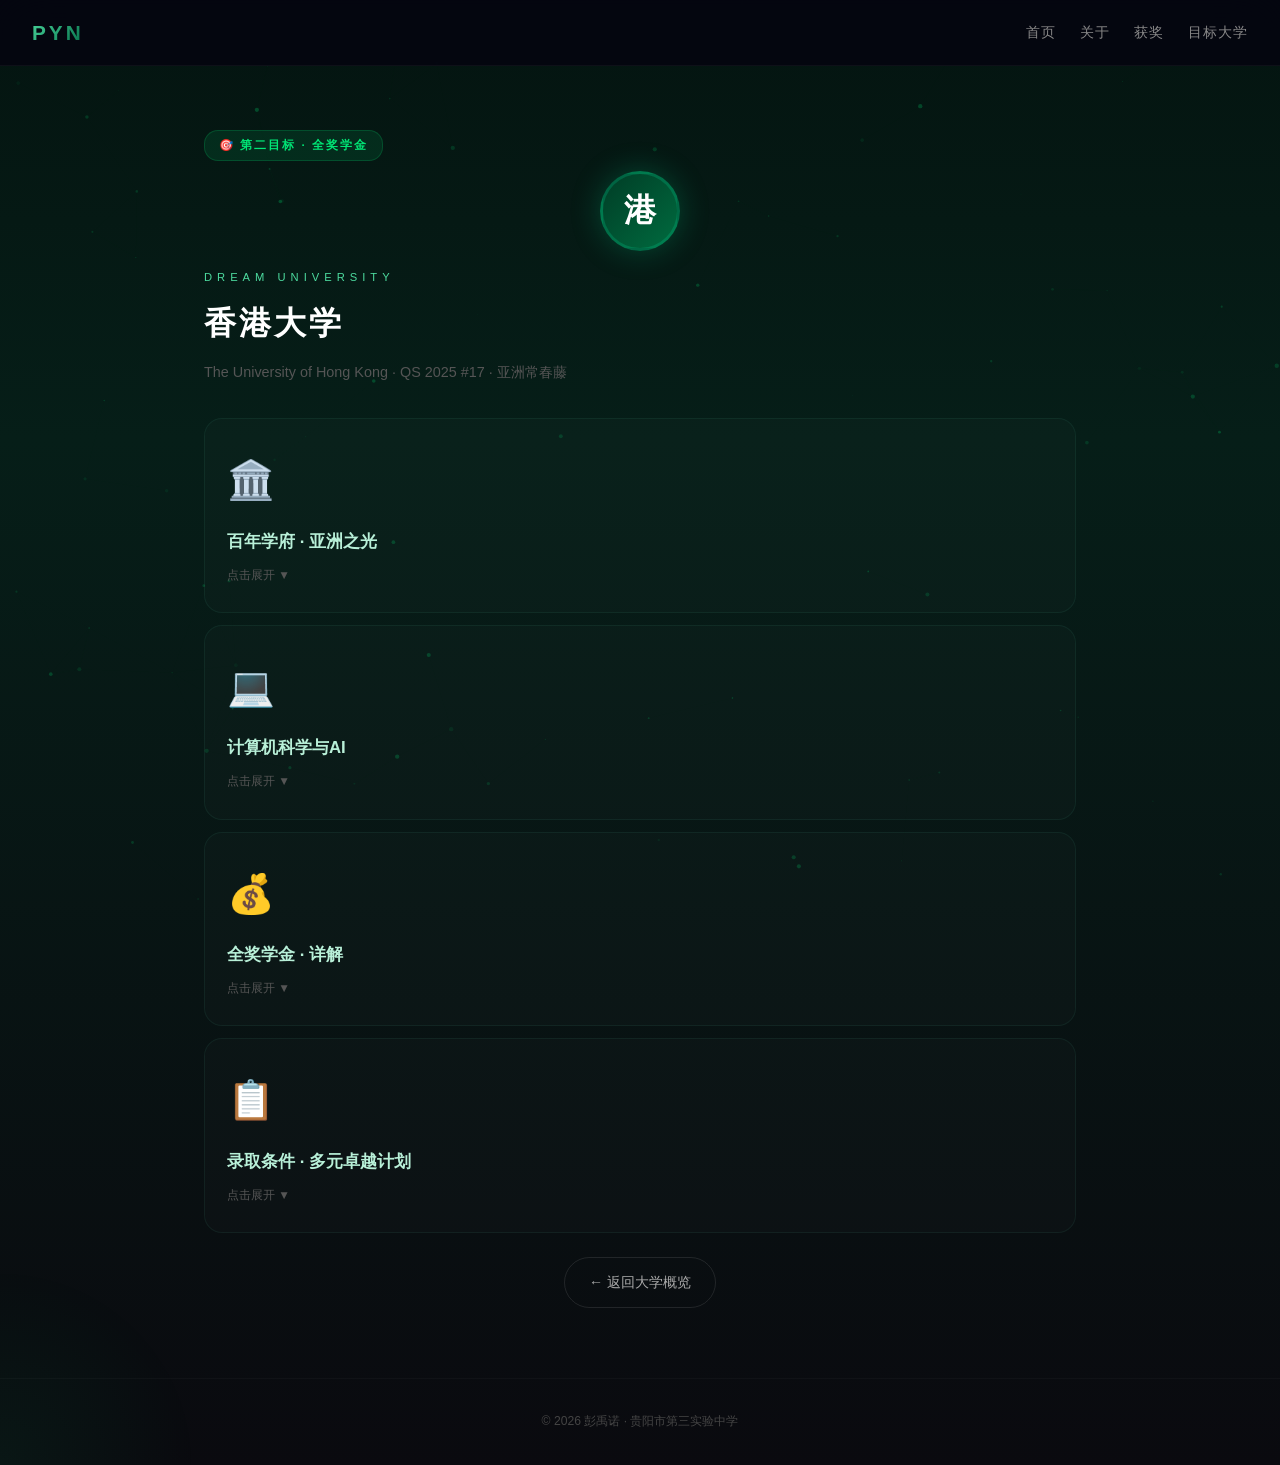
<file: hku.html>
<!DOCTYPE html>
<html lang="zh-CN">
<head><meta charset="UTF-8"><meta name="viewport" content="width=device-width,initial-scale=1.0">
<title>香港大学 — 彭禹诺的目标大学</title><link rel="stylesheet" href="style.css">
<style>body{background:linear-gradient(180deg,#041410 0%,#061e18 30%,#0a0a0f 100%)}#bgCanvas{opacity:.5}.card{border-color:rgba(80,200,160,.08)}.card:hover{border-color:rgba(0,200,140,.3);box-shadow:0 20px 60px rgba(0,150,100,.15),0 0 60px rgba(0,200,140,.06)}.card::before{background:conic-gradient(transparent,transparent,transparent,rgba(0,220,150,.12),transparent,transparent,transparent)}.sec-tag{color:#4ddb9f}.acc-header.open{border-color:rgba(0,200,140,.3);background:rgba(0,180,120,.08);box-shadow:0 0 30px rgba(0,180,120,.1)}.nav-links a:hover,.nav-links a.active{color:#4ddb9f;text-shadow:0 0 12px rgba(0,220,150,.5)}.nav-links a::after{background:#4ddb9f}.nav .logo{background:linear-gradient(135deg,#4ddb9f,#006644);-webkit-background-clip:text;-webkit-text-fill-color:transparent}.contact-btn:hover,.detail-link{color:#4ddb9f}.card h4{color:#b8f0d8}.uni-rank.g2{background:rgba(0,200,140,.1);color:#4ddb9f;border-color:rgba(0,200,140,.18)}.acc-header:hover{background:rgba(0,160,100,.06);border-color:rgba(0,200,140,.2)}</style>
</head>
<body>
<nav class="nav"><div class="logo">PYN</div><ul class="nav-links">
<li><a href="index.html">首页</a></li><li><a href="about.html">关于</a></li><li><a href="awards.html">获奖</a></li><li><a href="goals.html">目标大学</a></li>
</ul></nav>
<div class="page"><div class="container">
<span class="uni-rank g2" style="display:inline-block;padding:4px 14px;border-radius:14px;font-size:.72rem;font-weight:700;letter-spacing:2px;margin-bottom:10px;background:rgba(0,230,118,.1);color:#00e676;border:1px solid rgba(0,230,118,.18);">🎯 第二目标 · 全奖学金</span>

<div style="text-align:center;margin-bottom:16px;"><div style="text-align:center;margin-bottom:16px;"><div style="width:80px;height:80px;border-radius:50%;background:linear-gradient(135deg,#003d26,#006b3f);margin:0 auto;display:flex;align-items:center;justify-content:center;box-shadow:0 0 30px rgba(0,180,120,.3);border:3px solid rgba(0,200,140,.25);"><span style="font-size:2rem;font-weight:900;color:#fff;">港</span></div></div></div>
<div class="sec-tag" style="margin-top:12px;">DREAM UNIVERSITY</div>
<h2 class="sec-title">香港大学</h2><p class="sec-sub">The University of Hong Kong · QS 2025 #17 · 亚洲常春藤</p>

<div class="card" onclick="toggleCard(this)" style="margin-top:16px;"><div class="card-inner"><div class="card-icon">🏛️</div><h4>百年学府 · 亚洲之光</h4><div class="card-hint">点击展开 ▼</div></div><div class="card-extra">
<p>香港大学（HKU）成立于<strong>1911年</strong>，是香港历史最悠久的高等学府，也是亚洲顶尖的国际化研究型综合大学，素有"<strong>亚洲常春藤</strong>"之称。校园坐落于香港岛西部的<strong>薄扶林道</strong>，依太平山而建，俯瞰维多利亚港。标志性的<strong>本部大楼（Main Building）</strong>建于1912年，是香港法定古迹——红砖外墙、文艺复兴风格拱廊、标志性的钟楼，见证了香港百年的变迁。大楼内的<strong>陆佑堂</strong>（Loke Yew Hall）是港大最庄严的礼堂，无数重要的学术典礼和名人演讲在此举行。</p>
<p style="margin-top:10px;">HKU在QS 2025世界大学排名中位列<strong>全球第17位</strong>，在亚洲排名<strong>第3</strong>（仅次于新加坡国立和北京大学）。港大是香港最国际化、最世界化的大学——<strong>全英文授课</strong>，约40%的学生来自海外，学术氛围自由开放，与全球300余所顶尖高校有交换项目。港大共有<strong>10个学院</strong>：建筑、文学、经济及工商管理、牙医、教育、工程、法律、医学、理学、社会科学——全部对内地学生开放。</p>
<p style="margin-top:10px;">港大的知名地标还包括：<strong>大学街</strong>（连接港大与港铁站的百年石板路）、<strong>百周年校园</strong>（2011年启用的现代化教学区）、<strong>智华馆</strong>（24小时学习中心，全海景座位）、<strong>大学美术馆</strong>（香港最早的博物馆之一）。从港大步行15分钟即可到达中环、兰桂坊，城市与校园的融合独一无二。</p></div></div>

<div class="card" onclick="toggleCard(this)" style="margin-top:12px;"><div class="card-inner"><div class="card-icon">💻</div><h4>计算机科学与AI</h4><div class="card-hint">点击展开 ▼</div></div><div class="card-extra">
<p>香港大学<strong>计算机科学系</strong>（Department of Computer Science）隶属于工程学院，是亚洲最顶尖的计算机科学教育与研究机构之一。在人工智能、大数据、网络安全、金融科技、生物信息学等多个方向拥有世界级研究团队。港大计算机系的教授许多毕业于MIT、Stanford、CMU等顶尖学府，与硅谷和内地科技巨头（Google、Microsoft、腾讯、阿里巴巴）合作密切。</p>
<p style="margin-top:10px;">港大还设有<strong>数据科学研究所</strong>（HKU Institute of Data Science）和<strong>AI & Society Lab</strong>，致力于人工智能与社会影响的交叉研究。工学院提供<strong>计算机科学</strong>、<strong>人工智能</strong>、<strong>数据科学与工程</strong>等多个本科专业，课程设置紧跟硅谷标准。港大的计算机专业毕业生深受全球科技公司青睐，进入FAANG（Facebook/Apple/Amazon/Netflix/Google）的比例在香港高校中名列前茅。</p>
<p style="margin-top:10px;">港大的另一独特优势是<strong>国际化视野</strong>：每一位本科生都有机会参与海外交换——合作院校遍布全球300余所，包括MIT、UC Berkeley、UCL、ETH Zurich等世界顶尖名校。在香港这个国际金融与科技中心学习，意味着实习和就业机会无可比拟。</p></div></div>

<div class="card" onclick="toggleCard(this)" style="margin-top:12px;"><div class="card-inner"><div class="card-icon">💰</div><h4>全奖学金 · 详解</h4><div class="card-hint">点击展开 ▼</div></div><div class="card-extra">
<p>香港大学为内地优秀学生提供丰厚奖学金——<strong>所有申请者自动获考虑，无需单独申请</strong>：</p>
<p style="margin-top:10px;">• <strong style="color:#ffd700;">明德学子奖学金（Mingde Scholars）</strong>：HKU最高级别的入学奖学金，面向最顶尖新生。涵盖<strong>全额学费（HK$218,000/年）+ 住宿 + 生活津贴</strong>。四年累计超过100万港币。明德学子还享有专属导师、海外交流优先权等额外福利。</p>
<p>• <strong style="color:#ffd700;">入学奖学金（Entrance Scholarship）</strong>：按高考/竞赛综合成绩评定，最高涵盖<strong>四年全部学费</strong>。分为全额、半额、四分之一额多个等级，竞争激烈但名额不菲。</p>
<p>• <strong style="color:#ffd700;">香港赛马会主席奖学金</strong>：由香港赛马会慈善信托基金设立，面向学业成绩和社会贡献均突出的学生，金额涵盖<strong>全额学费+津贴</strong>。</p>
<p>• <strong style="color:#ffd700;">最高可达港币225,000元/年</strong>（2025-26学年标准，含学费+住宿+生活费），四年约90万港币。续发需保持cGPA ≥ 3.0。</p></div></div>

<div class="card" onclick="toggleCard(this)" style="margin-top:12px;"><div class="card-inner"><div class="card-icon">📋</div><h4>录取条件 · 多元卓越计划</h4><div class="card-hint">点击展开 ▼</div></div><div class="card-extra">
<p><strong>常规申请：</strong></p><p>• 高考成绩超一本线 ~150分以上（贵州考生参考，实际择优录取无固定分数线）<br>• 高考英语单科 <strong>130+</strong>（满分150分）<br>• 全英文面试：考察英语表达能力、逻辑思维、综合素质<br>• 2025年预计全国招收 700-800人，各省<strong>不设名额上限</strong></p>
<p style="margin-top:10px;"><strong>多元卓越入学计划：</strong>港大为优秀学生设立的<strong>提前选拔通道</strong>，可获<strong>高考加分</strong>甚至<strong>提前有条件录取（Conditional Offer）</strong>。面向以下学生：</p>
<p>• 平时成绩优异（年级排名前10%）<br>• 奥林匹克竞赛/学科竞赛获奖（CSP-J/S、NOIP、ICPC等均认可）<br>• 课外活动丰富（志愿者、模联、辩论等）<br>• 领导力突出（学生干部、社团领袖）<br>• 文艺或体育特长</p>
<p style="margin-top:10px;">⚠️ 港大申请与内地统招<strong>完全互不影响</strong>——可同时参加高考、强基计划、综合评价、港大申请，多重保险。</p>
<p style="margin-top:8px;">🔗 <a href="https://www.hku.hk/mainland" target="_blank" style="color:#00e676;">内地招生官网 hku.hk/mainland</a></p></div></div>

<p style="margin-top:24px;text-align:center;"><a href="goals.html" class="contact-btn">← 返回大学概览</a></p>
</div></div>
<footer class="ft"><p>© 2026 彭禹诺 · 贵阳市第三实验中学</p></footer>
<script src="app.js"></script><script>window.addEventListener('scroll',function(){document.getElementById('nav').classList.toggle('scrolled',window.scrollY>60)});</script>
</body>
</html>
</file>
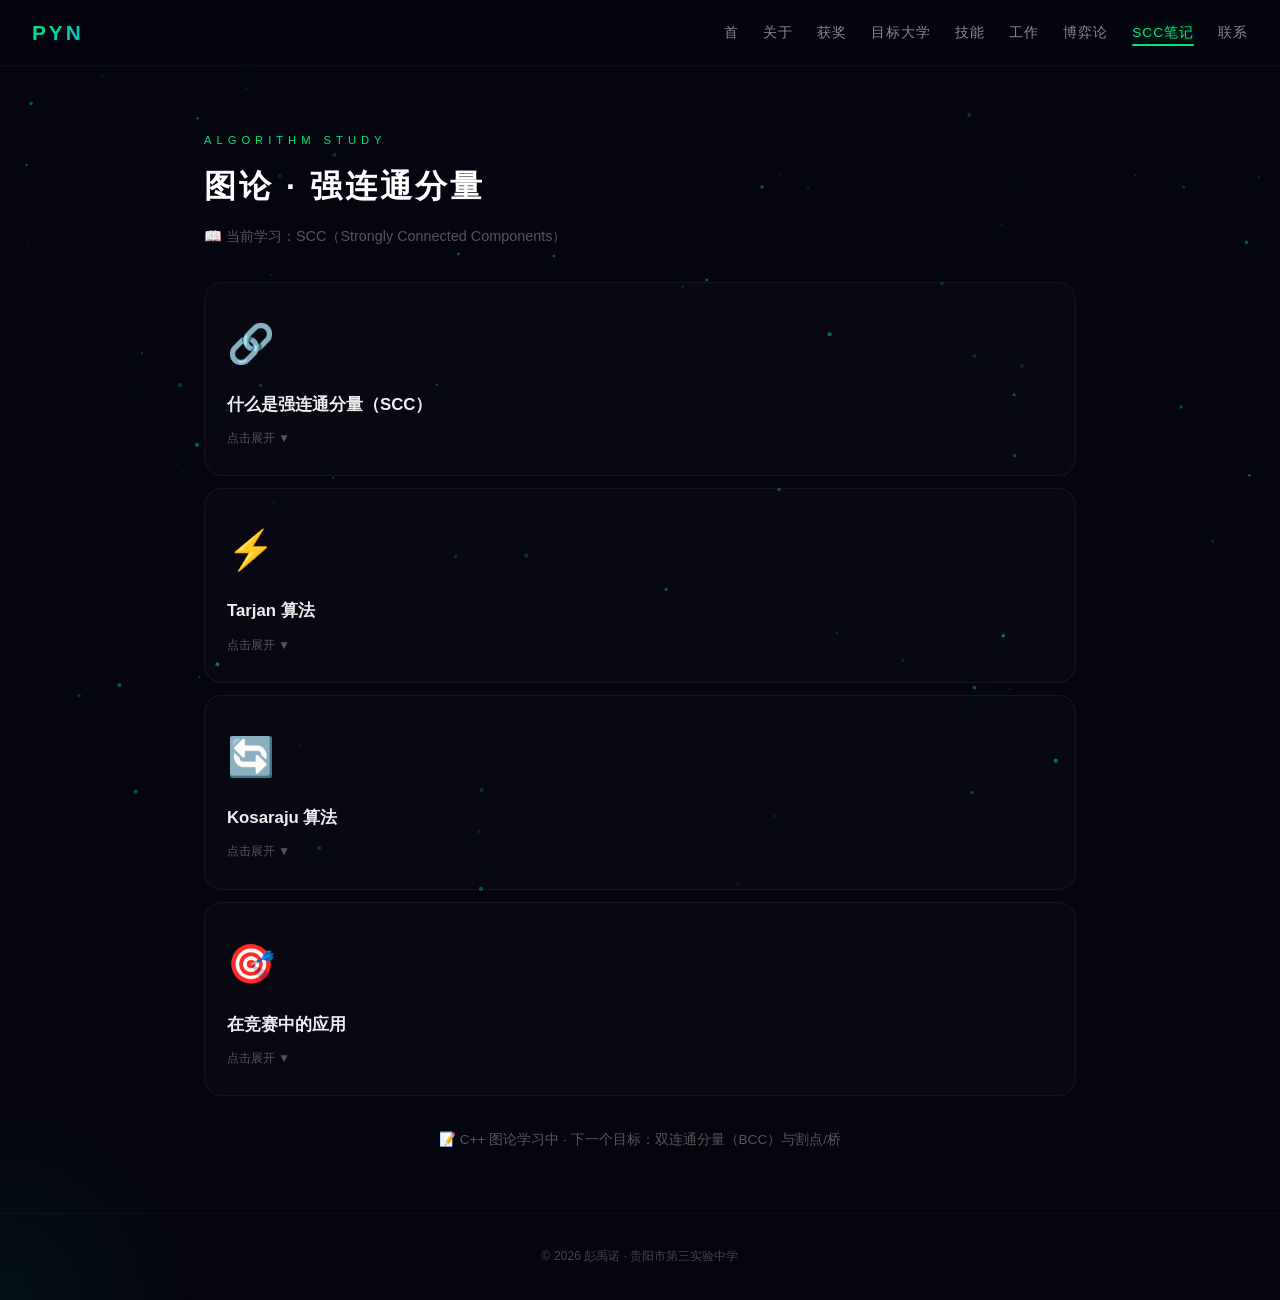
<file: novel.html>
<!DOCTYPE html>
<html lang="zh-CN">
<head><meta charset="UTF-8"><meta name="viewport" content="width=device-width,initial-scale=1.0">
<title>研究性学习 — 彭禹诺</title><link rel="stylesheet" href="style.css">
</head>
<body>
<nav class="nav"><div class="logo">PYN</div><ul class="nav-links">
<li><a href="index.html">首</a></li><li><a href="about.html">关于</a></li><li><a href="awards.html">获奖</a></li><li><a href="goals.html">目标大学</a></li><li><a href="skills.html">技能</a></li><li><a href="role.html">工作</a></li><li><a href="research.html">博弈论</a></li><li><a href="novel.html" class="active">SCC笔记</a></li><li><a href="contact.html">联系</a></li>
</ul></nav>
<div class="page"><div class="container">
    <div class="sec-tag">ALGORITHM STUDY</div>
    <h2 class="sec-title">图论 · 强连通分量</h2>
    <div class="sec-sub">📖 当前学习：SCC（Strongly Connected Components）</div>

    <div class="card" onclick="toggleCard(this)" style="margin-top:16px;">
        <div class="card-inner"><div class="card-icon">🔗</div><h4>什么是强连通分量（SCC）</h4><div class="card-hint">点击展开 ▼</div></div>
        <div class="card-extra">
            <p>在有向图中，如果对于任意两个顶点 u 和 v，同时存在从 u 到 v 和从 v 到 u 的路径，则称该有向图是<strong>强连通</strong>的。有向图的<strong>强连通分量（SCC）</strong>是其极大强连通子图——即不能再加入任何一个顶点而保持强连通性的最大子图。</p>
            <p style="margin-top:8px;">SCC 在竞赛中的应用极为广泛：2-SAT 问题、有向图的缩点（将每个 SCC 缩成一个点，原图变为 DAG）、传递闭包优化等。SCC 是图论算法体系中的核心模块——向上衔接拓扑排序与DP，向下扎根于DFS遍历理论。</p>
        </div>
    </div>

    <div class="card" onclick="toggleCard(this)" style="margin-top:12px;">
        <div class="card-inner"><div class="card-icon">⚡</div><h4>Tarjan 算法</h4><div class="card-hint">点击展开 ▼</div></div>
        <div class="card-extra">
            <p><strong>Tarjan 算法</strong>由 Robert Tarjan 于 1972 年提出，是求解 SCC 的经典算法。仅需<strong>一次 DFS 遍历</strong>即可找出所有强连通分量，时间复杂度 <strong>O(V+E)</strong>。</p>
            <p style="margin-top:6px;"><strong>核心概念：</strong></p>
            <p>• <strong>dfn[u]</strong>：顶点 u 在 DFS 中被访问的次序（时间戳）<br>
            • <strong>low[u]</strong>：从 u 出发，通过树边和最多一条回边/横叉边能到达的仍在栈中的顶点的最小 dfn<br>
            • <strong>栈</strong>：存储当前DFS路径上的顶点</p>
            <p style="margin-top:6px;">当 <strong>dfn[u] == low[u]</strong> 时，栈中从 u 到栈顶的所有顶点构成一个 SCC。将它们全部弹出即可。</p>
        </div>
    </div>

    <div class="card" onclick="toggleCard(this)" style="margin-top:12px;">
        <div class="card-inner"><div class="card-icon">🔄</div><h4>Kosaraju 算法</h4><div class="card-hint">点击展开 ▼</div></div>
        <div class="card-extra">
            <p><strong>Kosaraju 算法</strong>思路更为直观，分为两步：</p>
            <p>• <strong>第一遍 DFS</strong>：在原图上进行 DFS，记录每个顶点的<strong>出栈顺序</strong>（后序遍历）<br>
            • <strong>第二遍 DFS</strong>：将原图<strong>反向</strong>（所有边方向颠倒），按出栈顺序的倒序（即从最晚出栈的顶点开始）在反图上进行 DFS，每次 DFS 遍历到的顶点集合即为一个 SCC</p>
            <p style="margin-top:6px;">Kosaraju 算法同样为 O(V+E)，虽然需要两遍 DFS，但概念清晰——反图上的连通性恰好对应原图的强连通性。理解 Kosaraju 有助于深入把握 SCC 的本质。</p>
        </div>
    </div>

    <div class="card" onclick="toggleCard(this)" style="margin-top:12px;">
        <div class="card-inner"><div class="card-icon">🎯</div><h4>在竞赛中的应用</h4><div class="card-hint">点击展开 ▼</div></div>
        <div class="card-extra">
            <p>• <strong>缩点（Condensation）</strong>：将每个 SCC 缩为一个超级顶点，原图变为有向无环图（DAG）。在 DAG 上可以进行拓扑排序 + DP，解决最长路径、最小路径覆盖等问题。</p>
            <p>• <strong>2-SAT 问题</strong>：将每个布尔变量拆为两个顶点（x 和 ¬x），利用蕴含关系建图。若 x 和 ¬x 在同一个 SCC 中，则无解；否则通过 SCC 的拓扑序确定变量的赋值。</p>
            <p>• <strong>必经点/必经边</strong>：通过 SCC 缩点可以在 DAG 上高效判断必经关系，是近年来 CSP-S 和图论竞赛题的热门考点。</p>
        </div>
    </div>

    <div style="margin-top:32px;text-align:center;">
        <p style="color:#555;font-size:.85rem;">📝 C++ 图论学习中 · 下一个目标：双连通分量（BCC）与割点/桥</p>
    </div>
</div></div>
<footer class="ft"><p>© 2026 彭禹诺 · 贵阳市第三实验中学</p></footer>
<script src="app.js"></script><script>window.addEventListener('scroll',function(){document.getElementById('nav').classList.toggle('scrolled',window.scrollY>60)});</script>
</body>
</html>
</file>
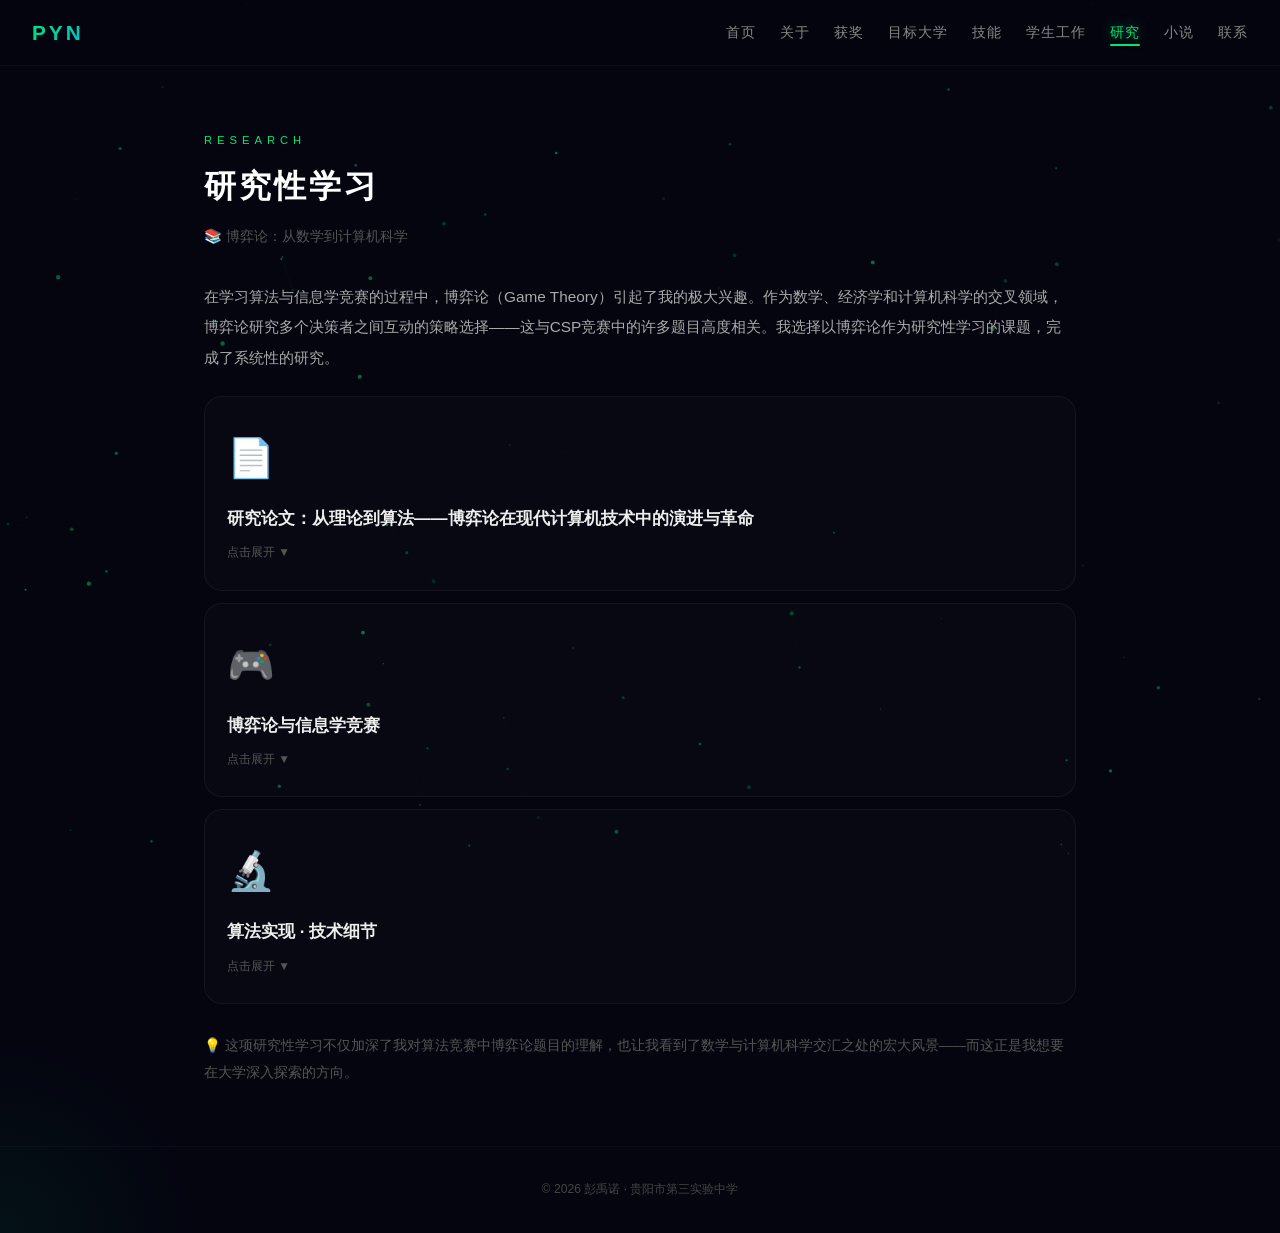
<file: research.html>
<!DOCTYPE html>
<html lang="zh-CN">
<head><meta charset="UTF-8"><meta name="viewport" content="width=device-width,initial-scale=1.0">
<title>研究性学习 — 彭禹诺</title><link rel="stylesheet" href="style.css">
</head>
<body>
<nav class="nav"><div class="logo">PYN</div><ul class="nav-links">
<li><a href="index.html">首页</a></li><li><a href="about.html">关于</a></li><li><a href="awards.html">获奖</a></li><li><a href="goals.html">目标大学</a></li><li><a href="skills.html">技能</a></li><li><a href="role.html">学生工作</a></li><li><a href="research.html" class="active">研究</a></li><li><a href="novel.html">小说</a></li><li><a href="contact.html">联系</a></li>
</ul></nav>
<div class="page"><div class="container">
    <div class="sec-tag">RESEARCH</div>
    <h2 class="sec-title">研究性学习</h2>
    <div class="sec-sub">📚 博弈论：从数学到计算机科学</div>

    <p class="sec-text">
        在学习算法与信息学竞赛的过程中，博弈论（Game Theory）引起了我的极大兴趣。作为数学、经济学和计算机科学的交叉领域，博弈论研究多个决策者之间互动的策略选择——这与CSP竞赛中的许多题目高度相关。我选择以博弈论作为研究性学习的课题，完成了系统性的研究。
    </p>

    <div class="card" onclick="toggleCard(this)" style="margin-top:22px;"><div class="card-inner"><div class="card-icon">📄</div><h4>研究论文：从理论到算法——博弈论在现代计算机技术中的演进与革命</h4><div class="card-hint">点击展开 ▼</div></div><div class="card-extra">
        <p><strong>摘要：</strong>博弈论作为研究理性决策者之间策略互动的数学框架，自冯·诺依曼和奥斯卡·摩根斯坦于1944年发表《博弈论与经济行为》以来，已经从纯粹的经济学工具发展为现代计算机科学的核心理论基础之一。本文系统梳理了博弈论从经典理论到算法实现的演进路径，重点分析了Nim游戏、SG函数（Sprague-Grundy Theorem）在公平组合博弈中的应用，以及人工智能领域中的博弈树搜索、α-β剪枝和蒙特卡洛树搜索（MCTS）等算法。</p>
        <p style="margin-top:12px;"><strong>研究亮点：</strong></p>
        <p>• 用C++实现了博弈论的<strong>最优策略预计算算法</strong>——通过动态规划从终点逆向推导，预计算每一步的最优走法，实现O(1)时间复杂度的即时查询。<br>
        • 编写了<strong>蒙特卡洛模拟系统</strong>——模拟10000局游戏，比较不同误差率下Alice与Bob的胜负概率，验证博弈论最优策略的实际有效性。<br>
        • 深入研究了<strong>Sprague-Grundy定理</strong>——将任意公平组合博弈映射为Nim博弈的等价类，为复杂博弈的胜负判定提供了统一框架。</p>
        <p style="margin-top:12px;">🔗 相关文件：研究性学习博弈论.pdf · 从理论到算法.doc · 博弈论实例算法.cpp</p>
    </div></div>

    <div class="card" onclick="toggleCard(this)" style="margin-top:12px;"><div class="card-inner"><div class="card-icon">🎮</div><h4>博弈论与信息学竞赛</h4><div class="card-hint">点击展开 ▼</div></div><div class="card-extra">
        <p>在CSP-J/S竞赛中，博弈论相关题目频繁出现。典型的题型包括<strong>Nim游戏</strong>（取石子游戏）、<strong>Bash博弈</strong>（Bash Game）、<strong>Wythoff博弈</strong>等——这些看似简单的游戏背后隐藏着精妙的数学结构。</p>
        <p style="margin-top:10px;"><strong>核心知识点：</strong></p>
        <p>• <strong>Nim博弈的SG函数</strong>：将任意博弈状态映射为SG值，SG值为0则先手必败，非0则先手必胜。这个定理是CSP提高组博弈题的"圣经"。<br>
        • <strong>Bash博弈</strong>：每次可取1到k个石子，总数为N。先手必胜当且仅当 N mod (k+1) ≠ 0。<br>
        • <strong>Wythoff博弈</strong>：两堆石子，每次可从一堆取任意数量或同时从两堆取相同数量。奇异局势由黄金分割比例决定——数学之美令人叹为观止。<br>
        • <strong>动态规划解博弈</strong>：对于更复杂的游戏，用DP从终点倒推每个状态的胜负——这正是我C++代码中precompute_strategy函数的核心思想。</p>
    </div></div>

    <div class="card" onclick="toggleCard(this)" style="margin-top:12px;"><div class="card-inner"><div class="card-icon">🔬</div><h4>算法实现 · 技术细节</h4><div class="card-hint">点击展开 ▼</div></div><div class="card-extra">
        <p>我在研究过程中用C++实现了完整的博弈论模拟系统（代码文件：博弈论实例算法.cpp）：</p>
        <p style="margin-top:10px;"><strong>1. 策略预计算模块：</strong>使用动态规划从目标值逆向构建最优策略表。对于每个剩余数量状态和当前玩家，枚举所有可能的走法，判断是否存在必胜策略。时间复杂度O(N·K)，空间复杂度O(N)。</p>
        <p><strong>2. 蒙特卡洛模拟引擎：</strong>引入误差率参数模拟非完美玩家——每步有一定概率偏离最优策略。通过10000局模拟统计Alice和Bob的真实胜率，与理论最优胜率进行对比。</p>
        <p><strong>3. 结果分析输出：</strong>格式化的胜负统计、百分比分析、优势判定建议。该程序可直接用于验证博弈论理论结果的正确性。</p>
        <p style="margin-top:10px;">这个项目将数学理论、算法实现和实证验证融为一体——正是我理想中"学以致用"的研究方式。</p>
    </div></div>

    <div style="margin-top:28px;">
        <p class="sec-text" style="font-size:.85rem;color:#555;">
            💡 这项研究性学习不仅加深了我对算法竞赛中博弈论题目的理解，也让我看到了数学与计算机科学交汇之处的宏大风景——而这正是我想要在大学深入探索的方向。
        </p>
    </div>
</div></div>
<footer class="ft"><p>© 2026 彭禹诺 · 贵阳市第三实验中学</p></footer>
<script src="app.js"></script><script>window.addEventListener('scroll',function(){document.getElementById('nav').classList.toggle('scrolled',window.scrollY>60)});</script>
</body>
</html>
</file>
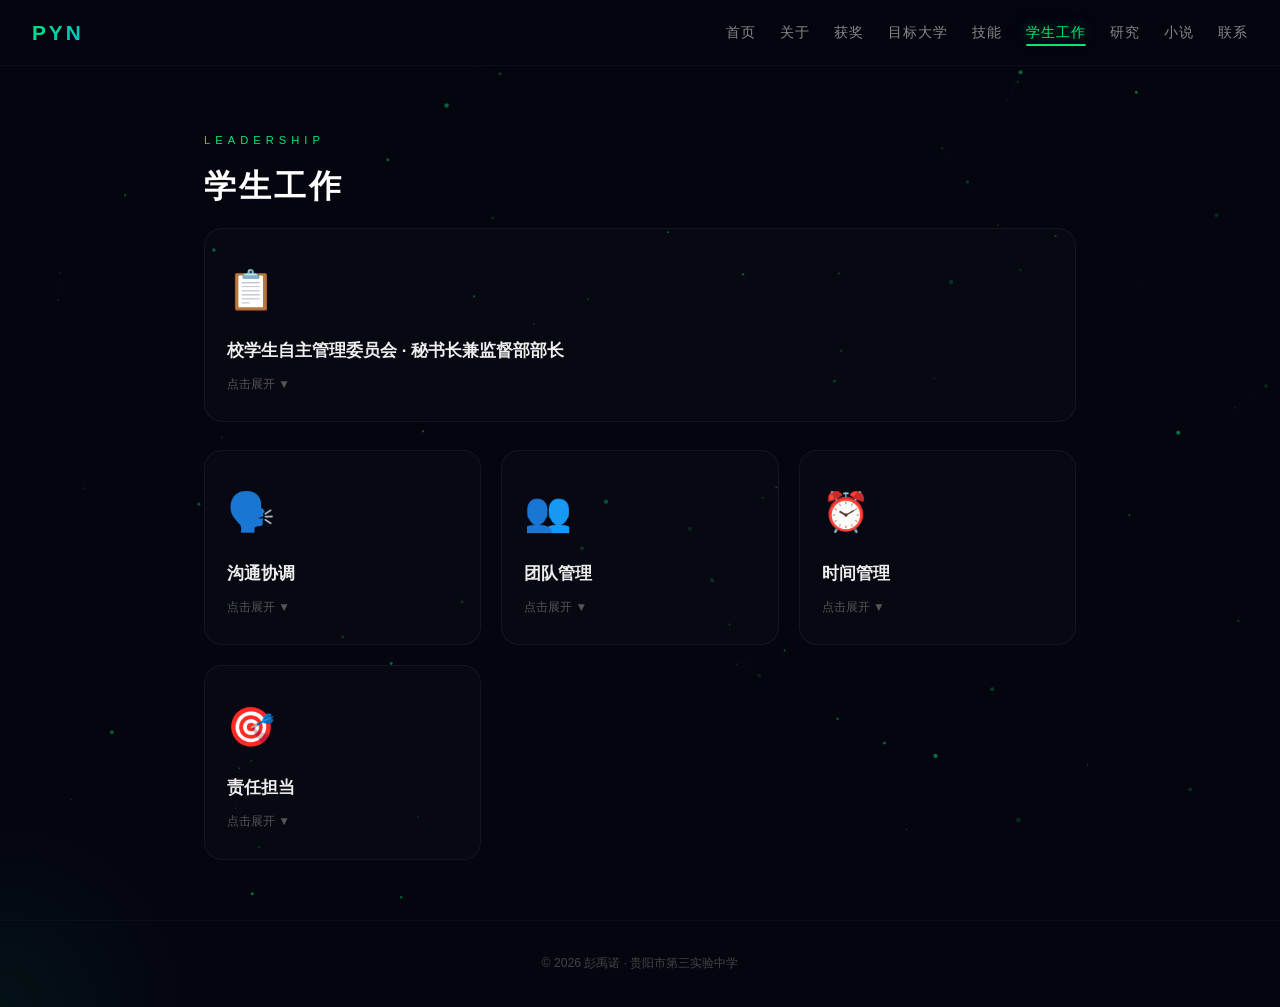
<file: role.html>
<!DOCTYPE html>
<html lang="zh-CN">
<head><meta charset="UTF-8"><meta name="viewport" content="width=device-width,initial-scale=1.0">
<title>学生工作 — 彭禹诺</title><link rel="stylesheet" href="style.css">
</head>
<body>
<nav class="nav">
    <div class="logo">PYN</div>
    <ul class="nav-links">
        <li><a href="index.html">首页</a></li><li><a href="about.html">关于</a></li><li><a href="awards.html">获奖</a></li><li><a href="goals.html">目标大学</a></li><li><a href="skills.html">技能</a></li><li><a href="role.html" class="active">学生工作</a></li><li><a href="research.html">研究</a></li>
<li><a href="novel.html">小说</a></li>
<li><a href="contact.html">联系</a></li>
    </ul>
</nav>
<div class="page"><div class="container">
    <div class="sec-tag">LEADERSHIP</div>
    <h2 class="sec-title">学生工作</h2>

    <div class="card" onclick="toggleCard(this)" style="margin-top:12px;">
        <div class="card-icon">📋</div>
        <h4>校学生自主管理委员会 · 秘书长兼监督部部长</h4>
        <div class="card-hint">点击展开 ▼</div>
        <div class="card-extra">
            <p>在学生自主管理委员会中同时担任<strong style="color:#00e676;">秘书长</strong>和<strong style="color:#00e676;">监督部部长</strong>两个职务。这不是一个轻松的角色——秘书长要统筹全局，协调各部门工作，确保学生自治事务顺利运转；监督部部长则需要对各项规章制度的执行情况进行监督与反馈。两个角色叠加，意味着既要<strong>组织协调</strong>，也要<strong>监督检查</strong>——就像程序的开发和测试集于一身。</p>
            <p style="margin-top:10px;"><strong>日常工作包括：</strong></p>
            <p>• <strong style="color:#00e676;">会议组织</strong> — 定期召集各部门会议，制定工作计划与总结<br>
            • <strong style="color:#00e676;">跨部门协调</strong> — 在纪律部、卫生部、文体部等部门之间充当"调度员"<br>
            • <strong style="color:#00e676;">制度监督</strong> — 检查各项学生管理制度的落实情况，收集反馈<br>
            • <strong style="color:#00e676;">师生沟通</strong> — 在年级组、班主任与学生之间搭建双向信息通道<br>
            • <strong style="color:#00e676;">活动组织</strong> — 协助策划并执行校级学生活动</p>
            <p style="margin-top:10px;">这段经历让我学到了课堂上无法获取的能力——<strong style="color:#ffd700;">领导力不是指使别人，而是服务他人</strong>。2025 年获评<strong style="color:#ffd700;">"优秀学生干部"</strong>，是对这份付出的最好认可。这些软技能——沟通、协调、时间管理、责任意识——在竞赛的团队合作中同样发挥了重要作用。</p>
        </div>
    </div>

    <div class="grid" style="margin-top:28px;">
        <div class="card" onclick="toggleCard(this)"><div class="card-icon">🗣️</div><h4>沟通协调</h4><div class="card-hint">点击展开 ▼</div><div class="card-extra">在老师与学生之间搭建桥梁，确保双方需求被听见。学会了如何让不同立场的人达成共识——这项技能在团队竞赛中同样关键。</div></div>
        <div class="card" onclick="toggleCard(this)"><div class="card-icon">👥</div><h4>团队管理</h4><div class="card-hint">点击展开 ▼</div><div class="card-extra">带领部门成员完成各项任务，学会分配工作、激励团队、承担责任。管理不是控制，而是赋能——让每个人都发挥所长。</div></div>
        <div class="card" onclick="toggleCard(this)"><div class="card-icon">⏰</div><h4>时间管理</h4><div class="card-hint">点击展开 ▼</div><div class="card-extra">在竞赛备战、日常学业、学生工作之间找到平衡点。周密的计划与高效执行是唯一解——就像算法的时间复杂度优化。</div></div>
        <div class="card" onclick="toggleCard(this)"><div class="card-icon">🎯</div><h4>责任担当</h4><div class="card-hint">点击展开 ▼</div><div class="card-extra">对每一项任务负责到底——无论是值日检查还是大型活动。责任心不是被要求的，而是自己选择的。2025年优秀学生干部是对这份坚持的认可。</div></div>
    </div>
</div></div>
<footer class="ft"><p>© 2026 彭禹诺 · 贵阳市第三实验中学</p></footer>
<script>function toggleCard(c){c.querySelector('.card-extra').classList.toggle('show');c.querySelector('.card-hint').textContent=c.querySelector('.card-extra').classList.contains('show')?'点击收起 ▲':'点击展开 ▼'}</script>
<script src="app.js"></script>
<script>window.addEventListener("scroll",function(){document.getElementById("nav").classList.toggle("scrolled",window.scrollY>60)});</script>
</body>
</html>
</file>
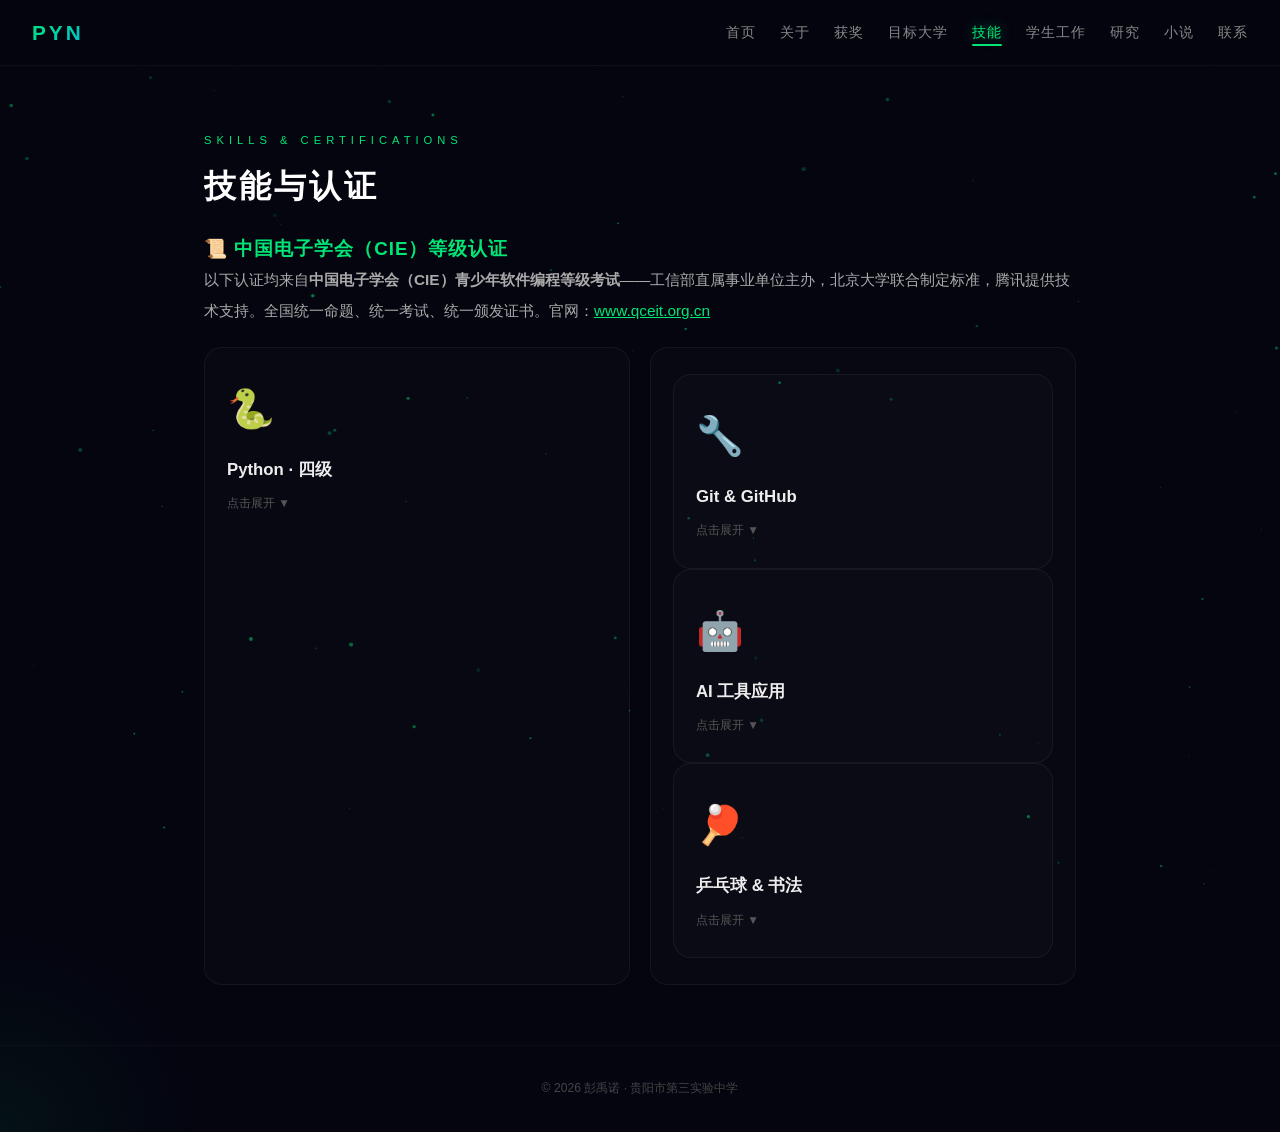
<file: skills.html>
<!DOCTYPE html>
<html lang="zh-CN">
<head><meta charset="UTF-8"><meta name="viewport" content="width=device-width,initial-scale=1.0">
<title>技能 — 彭禹诺</title><link rel="stylesheet" href="style.css">
</head>
<body>
<nav class="nav">
    <div class="logo">PYN</div>
    <ul class="nav-links">
        <li><a href="index.html">首页</a></li><li><a href="about.html">关于</a></li><li><a href="awards.html">获奖</a></li><li><a href="goals.html">目标大学</a></li><li><a href="skills.html" class="active">技能</a></li><li><a href="role.html">学生工作</a></li><li><a href="research.html">研究</a></li>
<li><a href="novel.html">小说</a></li>
<li><a href="contact.html">联系</a></li>
    </ul>
</nav>
<div class="page"><div class="container">
    <div class="sec-tag">SKILLS & CERTIFICATIONS</div>
    <h2 class="sec-title">技能与认证</h2>

    <h3 style="color:#00e676;margin-top:16px;letter-spacing:1px;">📜 中国电子学会（CIE）等级认证</h3>
    <p class="sec-text" style="margin-bottom:20px;">
        以下认证均来自<strong>中国电子学会（CIE）青少年软件编程等级考试</strong>——工信部直属事业单位主办，北京大学联合制定标准，腾讯提供技术支持。全国统一命题、统一考试、统一颁发证书。官网：<a href="https://www.qceit.org.cn" target="_blank" style="color:#00e676;text-decoration:underline;">www.qceit.org.cn</a>
    </p>

    <div class="grid">
        <div class="card" onclick="toggleCard(this)">
            <div class="card-icon">🐍</div><h4>Python · 四级</h4>
            <div class="card-hint">点击展开 ▼</div>
            <div class="card-extra">
                <p>中国电子学会青少年软件编程等级考试 Python 共 6 级，<strong style="color:#ffd700;">已通过四级</strong>。</p>
                <p style="margin-top:6px;"><strong>四级考核内容：</strong></p>
                <p>• 函数概念与自定义函数的创建、调用<br>• 递归与分治算法思想及实际应用<br>• 算法优化方法<br>• 第三方库（模块）的获取、安装与调用<br>• 模块化编程思维，以函数实现代码复用</p>
                <p style="margin-top:6px;">四级标志着从语法学习到算法思维的跨越——这正是 AI 大赛和竞赛编程的核心能力。</p>
            </div>
        </div>
        <div class="card" onclick="toggleCard(this)">
        <div class="card" onclick="toggleCard(this)"><div class="card-icon">🔧</div><h4>Git & GitHub</h4><div class="card-hint">点击展开 ▼</div><div class="card-extra">熟练使用 Git 进行版本控制，管理多个 GitHub 仓库（公开与私密），使用 GitHub Pages 部署静态网站。掌握 commit、branch、push/pull、remote 管理等核心操作，能够通过 GitHub CLI 进行仓库管理。</div></div>
        <div class="card" onclick="toggleCard(this)"><div class="card-icon">🤖</div><h4>AI 工具应用</h4><div class="card-hint">点击展开 ▼</div><div class="card-extra">Claude Code 重度用户，善用 AI 辅助编程和创作——从网页开发到信息检索，从竞赛题目分析到文档整理。利用 AI 提升效率的同时保持独立思考，将其作为"编程搭子"而非替代品。</div></div>
        <div class="card" onclick="toggleCard(this)"><div class="card-icon">🏓</div><h4>乒乓球 & 书法</h4><div class="card-hint">点击展开 ▼</div><div class="card-extra">乒乓球：贵阳市第三届"国球进社区"乒乓球联赛 13~16 岁组<strong style="color:#ffd700;">第一名</strong>（2023）。书法：小学时期<strong style="color:#ffd700;">汉字书法大赛一等奖</strong>。体育与艺术的双重训练，塑造了专注力与耐心。</div></div>
    </div>
</div></div>
<footer class="ft"><p>© 2026 彭禹诺 · 贵阳市第三实验中学</p></footer>
<script>function toggleCard(c){c.querySelector('.card-extra').classList.toggle('show');c.querySelector('.card-hint').textContent=c.querySelector('.card-extra').classList.contains('show')?'点击收起 ▲':'点击展开 ▼'}</script>
<script src="app.js"></script>
<script>window.addEventListener("scroll",function(){document.getElementById("nav").classList.toggle("scrolled",window.scrollY>60)});</script>
</body>
</html>
</file>
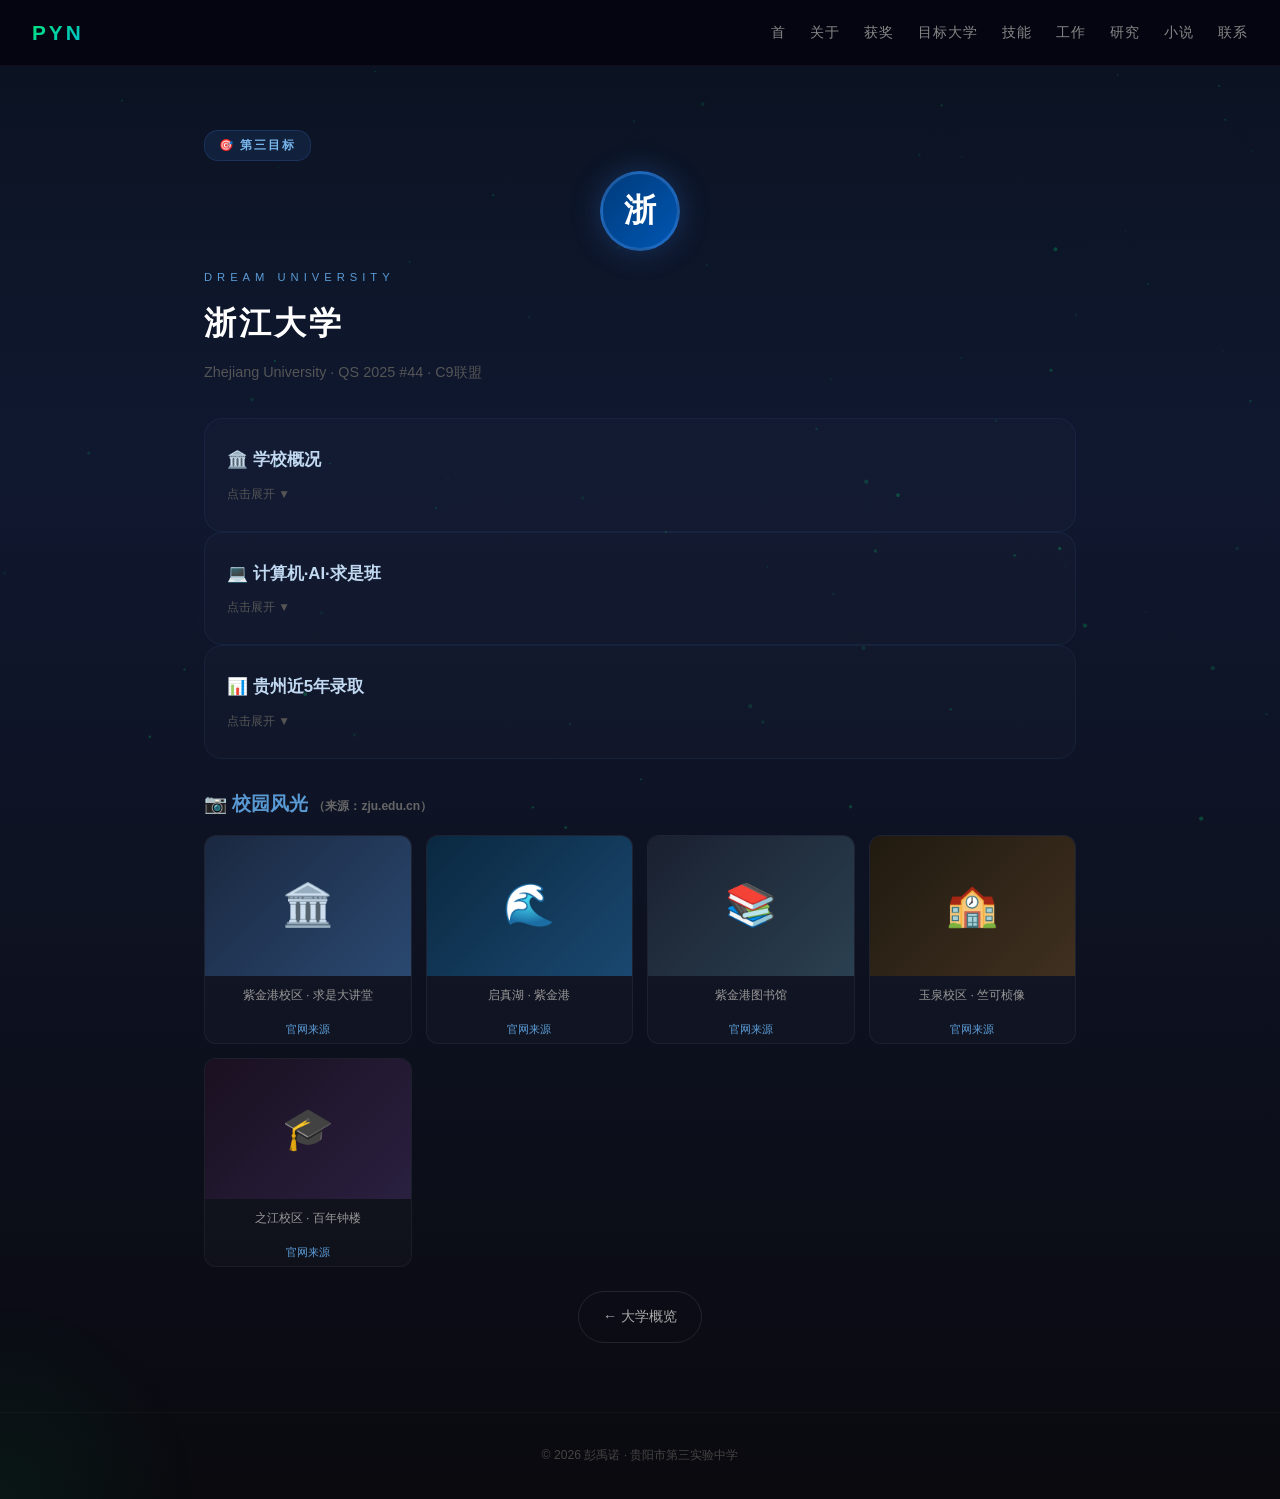
<file: zhejiang.html>
<!DOCTYPE html>
<html lang="zh-CN">
<head><meta charset="UTF-8"><meta name="viewport" content="width=device-width,initial-scale=1.0">
<title>浙江大学 — 彭禹诺的目标大学</title><link rel="stylesheet" href="style.css">
<style>body{background:linear-gradient(180deg,#0a1220 0%,#101830 30%,#0a0a0f 100%)}#bgCanvas{opacity:.5}.card{border-color:rgba(80,140,220,.08)}.card:hover{border-color:rgba(60,120,220,.3);box-shadow:0 20px 60px rgba(30,80,180,.15)}.sec-tag{color:#5b9bd5}.nav-links a:hover,.nav-links a.active{color:#5b9bd5}.detail-link,.contact-btn:hover{color:#5b9bd5}.card h4{color:#c0d8f0}.uni-rank.g3{background:rgba(60,120,220,.12);color:#7ab8f0;border:1px solid rgba(60,120,220,.2)}.photo-grid{display:grid;grid-template-columns:repeat(auto-fit,minmax(200px,1fr));gap:14px;margin-top:14px}.photo-card{background:rgba(255,255,255,.02);border:1px solid rgba(255,255,255,.05);border-radius:12px;overflow:hidden;transition:.3s;text-align:center}.photo-card:hover{border-color:rgba(80,140,220,.3)}.photo-card .ph{width:100%;height:140px;display:flex;align-items:center;justify-content:center;font-size:2.6rem}.photo-card p{padding:8px 12px;font-size:.78rem;color:#999}.photo-card a{color:#5b9bd5;font-size:.7rem}</style>
</head>
<body>
<nav class="nav"><div class="logo">PYN</div><ul class="nav-links">
<li><a href="index.html">首</a></li><li><a href="about.html">关于</a></li><li><a href="awards.html">获奖</a></li><li><a href="goals.html">目标大学</a></li><li><a href="skills.html">技能</a></li><li><a href="role.html">工作</a></li><li><a href="research.html">研究</a></li><li><a href="novel.html">小说</a></li><li><a href="contact.html">联系</a></li>
</ul></nav>
<div class="page"><div class="container">
<span class="uni-rank g3" style="display:inline-block;padding:4px 14px;border-radius:14px;font-size:.72rem;font-weight:700;letter-spacing:2px;margin-bottom:10px;">🎯 第三目标</span>
<div style="text-align:center;margin-bottom:16px;"><div style="width:80px;height:80px;border-radius:50%;background:linear-gradient(135deg,#003b7a,#0056b3);margin:0 auto;display:flex;align-items:center;justify-content:center;font-size:2rem;font-weight:900;color:#fff;box-shadow:0 0 30px rgba(50,120,220,.3);border:3px solid rgba(100,160,240,.3);">浙</div></div>
<div class="sec-tag">DREAM UNIVERSITY</div>
<h2 class="sec-title">浙江大学</h2><p class="sec-sub">Zhejiang University · QS 2025 #44 · C9联盟</p>

<div class="card" onclick="toggleCard(this)"><div class="card-inner"><h4>🏛️ 学校概况</h4><div class="card-hint">点击展开 ▼</div></div><div class="card-extra">
<p>浙江大学成立于<strong>1897年</strong>，前身为"求是书院"，是中国历史最悠久的高等学府之一。校训"<strong>求是创新</strong>"。主校区位于杭州<strong>紫金港</strong>（西湖区余杭塘路866号），另有玉泉、西溪、华家池、之江、舟山、海宁国际校区共7个校区，总面积超<strong>600公顷</strong>。</p>
<p style="margin-top:8px;">C9联盟成员，QS 2025世界#44。A+学科数量全国第三（仅次于清华北大）。计算机科学与技术在教育部学科评估中获评<strong>A+</strong>（全国前2%），与清华、北大并列。浙大拥有<strong>CAD&CG国家重点实验室</strong>（计算机图形学领域全国唯一国家重点实验室），区块链、AI、网络安全方向实力顶尖。</p></div></div>

<div class="card" onclick="toggleCard(this)"><div class="card-inner"><h4>💻 计算机·AI·求是班</h4><div class="card-hint">点击展开 ▼</div></div><div class="card-extra">
<p>浙大计算机学院下设<strong>计算机科学与技术</strong>、<strong>软件工程</strong>、<strong>信息安全</strong>、<strong>人工智能</strong>四个本科专业。其中计算机科学与技术在教育部第五轮学科评估中获<strong>A+</strong>。</p>
<p style="margin-top:8px;"><strong>竺可桢学院</strong>：浙大荣誉学院，每年从新生中选拔最优秀的~5%。竺院设有<strong>求是科学班（计算机）</strong>、<strong>图灵班</strong>（2018年创立，全英文授课，对标MIT EECS）、<strong>混合班</strong>等多个拔尖人才培养项目。</p>
<p style="margin-top:8px;">对于信息学选手：CSP-S/NOIP一等奖在浙大<strong>三位一体</strong>综合评价招生中可获大幅加分。浙江大学ACM-ICPC队伍<strong>全球排名前十</strong>，多次获得亚洲区域赛冠军。</p></div></div>

<div class="card" onclick="toggleCard(this)"><div class="card-inner"><h4>📊 贵州近5年录取</h4><div class="card-hint">点击展开 ▼</div></div><div class="card-extra">
<table style="width:100%;border-collapse:collapse;"><thead><tr><th>年</th><th>物理类</th><th>位次</th><th>计算机相关</th><th>位次</th></tr></thead><tbody><tr><td>2024</td><td>676</td><td>~196</td><td>678(AI)</td><td>~134</td></tr><tr><td>2023</td><td>—</td><td>—</td><td>—</td><td>—</td></tr><tr><td>2022</td><td>—</td><td>—</td><td>—</td><td>—</td></tr></tbody></table>
<p style="margin-top:8px;">高校专项：工科试验班(信息)665分(位次504)。浙大计算机在贵州录取位次~150名以内。三位一体是贵州考生进入浙大的重要通道。</p></div></div>

<h3 style="color:#5b9bd5;margin-top:28px;">📷 校园风光 <span style="font-size:.75rem;color:#666;">（来源：zju.edu.cn）</span></h3>
<div class="photo-grid">
<div class="photo-card"><div class="ph" style="background:linear-gradient(135deg,#1a2840,#2a4870);">🏛️</div><p>紫金港校区 · 求是大讲堂</p><a href="https://www.zju.edu.cn" target="_blank">官网来源</a></div>
<div class="photo-card"><div class="ph" style="background:linear-gradient(135deg,#0a2840,#1a4870);">🌊</div><p>启真湖 · 紫金港</p><a href="https://www.zju.edu.cn" target="_blank">官网来源</a></div>
<div class="photo-card"><div class="ph" style="background:linear-gradient(135deg,#1a2030,#2a4050);">📚</div><p>紫金港图书馆</p><a href="https://www.zju.edu.cn" target="_blank">官网来源</a></div>
<div class="photo-card"><div class="ph" style="background:linear-gradient(135deg,#201a10,#403020);">🏫</div><p>玉泉校区 · 竺可桢像</p><a href="https://www.zju.edu.cn" target="_blank">官网来源</a></div>
<div class="photo-card"><div class="ph" style="background:linear-gradient(135deg,#1a1020,#2a2040);">🎓</div><p>之江校区 · 百年钟楼</p><a href="https://www.zju.edu.cn" target="_blank">官网来源</a></div>
</div>

<p style="margin-top:24px;text-align:center;"><a href="goals.html" class="contact-btn">← 大学概览</a></p>
</div></div>
<footer class="ft"><p>© 2026 彭禹诺 · 贵阳市第三实验中学</p></footer>
<script src="app.js"></script><script>window.addEventListener('scroll',function(){document.getElementById('nav').classList.toggle('scrolled',window.scrollY>60)});</script>
</body>
</html>
</file>
<file: style.css>
/* ===== Reset & Base ===== */
*,*::before,*::after{box-sizing:border-box;margin:0;padding:0}
html{scroll-behavior:smooth}
body{font-family:"PingFang SC","Microsoft YaHei","Noto Sans SC",sans-serif;background:#050510;color:#c8c8d0;line-height:1.8;overflow-x:hidden;cursor:default}
a{color:inherit;text-decoration:none}
::selection{background:rgba(0,230,118,.3);color:#fff}
::-webkit-scrollbar{width:5px}
::-webkit-scrollbar-track{background:#050510}
::-webkit-scrollbar-thumb{background:#1a1a30;border-radius:3px}
::-webkit-scrollbar-thumb:hover{background:#00e676}

/* ===== Particle Canvas ===== */
#bgCanvas{position:fixed;top:0;left:0;width:100%;height:100%;z-index:0;pointer-events:none}

/* ===== Mouse Glow ===== */
.mouse-glow{position:fixed;width:400px;height:400px;border-radius:50%;background:radial-gradient(circle,rgba(0,230,118,.06) 0%,transparent 70%);pointer-events:none;z-index:0;transform:translate(-50%,-50%);transition:opacity .5s}

/* ===== Nav ===== */
.nav{position:fixed;top:0;left:0;right:0;z-index:100;padding:14px 32px;display:flex;justify-content:space-between;align-items:center;background:rgba(5,5,16,.9);backdrop-filter:blur(24px);-webkit-backdrop-filter:blur(24px);border-bottom:1px solid rgba(255,255,255,.04);transition:all .4s}
.nav.scrolled{box-shadow:0 4px 32px rgba(0,230,118,.08)}
.nav .logo{font-size:1.3rem;font-weight:900;letter-spacing:3px;background:linear-gradient(135deg,#00e676,#00bcd4);-webkit-background-clip:text;-webkit-text-fill-color:transparent;animation:logoPulse 3s ease-in-out infinite}
@keyframes logoPulse{0%,100%{filter:brightness(1)}50%{filter:brightness(1.5)}}
.nav-links{display:flex;gap:24px;list-style:none}
.nav-links a{color:#888;font-size:.85rem;letter-spacing:1px;transition:all .3s;position:relative;padding:4px 0}
.nav-links a::after{content:"";position:absolute;bottom:-2px;left:0;width:0;height:2px;background:#00e676;border-radius:1px;transition:width .3s}
.nav-links a:hover,.nav-links a.active{color:#00e676;text-shadow:0 0 12px rgba(0,230,118,.5)}
.nav-links a:hover::after,.nav-links a.active::after{width:100%}

/* ===== Page ===== */
.page{padding-top:70px;flex:1;position:relative;z-index:1}
.container{max-width:920px;margin:0 auto;padding:60px 24px;position:relative;z-index:1}

/* ===== Typography ===== */
.sec-tag{font-size:.7rem;letter-spacing:5px;color:#00e676;margin-bottom:8px;text-transform:uppercase;animation:fadeInUp .6s ease}
.sec-title{font-size:2rem;font-weight:900;letter-spacing:3px;margin-bottom:8px;color:#fff;background:linear-gradient(135deg,#fff 40%,#00e676);-webkit-background-clip:text;-webkit-text-fill-color:transparent;animation:fadeInUp .8s ease}
.sec-sub{font-size:.9rem;color:#555;margin-bottom:32px;animation:fadeInUp 1s ease}
.sec-text{color:#aaa;font-size:.96rem;line-height:2}

@keyframes fadeInUp{from{opacity:0;transform:translateY(24px)}to{opacity:1;transform:translateY(0)}}
@keyframes fadeIn{from{opacity:0}to{opacity:1}}
@keyframes glitch{0%,100%{text-shadow:0 0 0 transparent}2%{text-shadow:2px 0 #00e676,-2px 0 #00bcd4}4%{text-shadow:-2px 0 #00e676,2px 0 #00bcd4}6%{text-shadow:0 0 0 transparent}}

/* ===== Glitch Title ===== */
.glitch-text{position:relative;animation:glitch 5s infinite}
.glitch-text::before,.glitch-text::after{content:attr(data-text);position:absolute;top:0;left:0;width:100%;height:100%;opacity:0}
.glitch-text::before{color:#00e676;animation:glitchBefore 5s infinite;clip-path:inset(0 0 60% 0)}
.glitch-text::after{color:#00bcd4;animation:glitchAfter 5s infinite;clip-path:inset(60% 0 0 0)}
@keyframes glitchBefore{0%,99%{opacity:0}2%{opacity:.5;transform:translate(-2px,0)}4%{opacity:0}}
@keyframes glitchAfter{0%,99%{opacity:0}3%{opacity:.5;transform:translate(2px,0)}5%{opacity:0}}

/* ===== Hero ===== */
.hero-full{min-height:calc(100vh - 70px);display:flex;flex-direction:column;align-items:center;justify-content:center;text-align:center;padding:20px;position:relative;z-index:1}
.hero-full .badge{padding:6px 20px;border:1px solid rgba(0,230,118,.25);border-radius:24px;font-size:.78rem;color:#00e676;letter-spacing:3px;margin-bottom:24px;background:rgba(0,230,118,.04);animation:fadeIn 1s ease}
.hero-full h1{font-size:4rem;font-weight:900;letter-spacing:6px;background:linear-gradient(135deg,#fff 20%,#00e676,#00bcd4);-webkit-background-clip:text;-webkit-text-fill-color:transparent;margin-bottom:12px;animation:fadeInUp .8s ease;position:relative}
.hero-full .sub{font-size:1.15rem;color:#555;letter-spacing:3px;margin-bottom:32px;animation:fadeInUp 1s ease}
.hero-full .tags{display:flex;flex-wrap:wrap;gap:10px;justify-content:center;animation:fadeInUp 1.2s ease}
.hero-full .tags span{padding:8px 18px;background:rgba(255,255,255,.02);border:1px solid rgba(255,255,255,.08);border-radius:20px;font-size:.8rem;color:#999;transition:all .4s}
.hero-full .tags span:hover{border-color:#00e676;color:#00e676;background:rgba(0,230,118,.06);transform:translateY(-2px);box-shadow:0 8px 24px rgba(0,230,118,.1)}

/* ===== 3D Tilt Cards ===== */
.grid{display:grid;grid-template-columns:repeat(auto-fit,minmax(260px,1fr));gap:20px;margin-top:20px}
.card{background:rgba(255,255,255,.015);border:1px solid rgba(255,255,255,.05);border-radius:18px;padding:26px 22px;transition:all .5s;cursor:pointer;position:relative;overflow:hidden;transform-style:preserve-3d;perspective:1000px}
.card:hover{transform:translateY(-6px) scale(1.02);border-color:rgba(0,230,118,.25);box-shadow:0 20px 60px rgba(0,0,0,.5),0 0 40px rgba(0,230,118,.06);z-index:10}
.card::before{content:"";position:absolute;top:-50%;left:-50%;width:200%;height:200%;background:conic-gradient(transparent,transparent,transparent,rgba(0,230,118,.1),transparent,transparent,transparent);animation:cardSpin 4s linear infinite;opacity:0;transition:opacity .5s}
.card:hover::before{opacity:1}
@keyframes cardSpin{100%{transform:rotate(360deg)}}
.card .card-inner{position:relative;z-index:1}
.card .card-icon{font-size:2.4rem;margin-bottom:12px;transition:all .5s}
.card:hover .card-icon{transform:scale(1.2)}
.card h4{font-size:1.05rem;color:#eee;margin-bottom:6px;transition:all .3s}
.card:hover h4{color:#00e676}
.card .card-hint{font-size:.74rem;color:#555;margin-top:8px;transition:all .3s}
.card:hover .card-hint{color:#00e676}
.card .card-extra{max-height:0;overflow:hidden;transition:max-height .5s ease,margin .4s,opacity .4s;opacity:0;font-size:.85rem;color:#999;line-height:2}
.card .card-extra.show{max-height:500px;opacity:1;margin-top:14px;padding-top:14px;border-top:1px solid rgba(255,255,255,.06)}

/* ===== Accordion ===== */
.accordion{margin-top:12px}
.acc-header{width:100%;display:flex;align-items:center;justify-content:space-between;padding:18px 24px;background:rgba(255,255,255,.015);border:1px solid rgba(255,255,255,.05);border-radius:14px;cursor:pointer;font-size:1.05rem;color:#ccc;letter-spacing:1px;transition:all .4s;text-align:left;font-family:inherit;position:relative;overflow:hidden}
.acc-header:hover{background:rgba(0,230,118,.04);border-color:rgba(0,230,118,.2);transform:translateX(4px)}
.acc-header .aicon{margin-right:12px;font-size:1.3rem;transition:transform .4s}
.acc-header:hover .aicon{transform:scale(1.2)}
.acc-header .aarrow{transition:transform .4s;font-size:.8rem;color:#555}
.acc-header.open .aarrow{transform:rotate(180deg);color:#00e676}
.acc-header.open{border-color:rgba(0,230,118,.25);background:rgba(0,230,118,.04);border-radius:14px 14px 0 0;box-shadow:0 0 30px rgba(0,230,118,.06)}
.acc-body{max-height:0;overflow:hidden;transition:max-height .6s ease,padding .4s;background:rgba(255,255,255,.01);border:1px solid transparent;border-top:none;border-radius:0 0 14px 14px}
.acc-body.expanded{max-height:3000px;border-color:rgba(0,230,118,.15);padding:18px 24px}
.acc-body table{width:100%;border-collapse:collapse}
.acc-body th{text-align:left;padding:10px 12px;color:#00e676;font-size:.78rem;letter-spacing:2px;border-bottom:1px solid rgba(255,255,255,.06)}
.acc-body td{padding:10px 12px;font-size:.9rem;color:#bbb;border-bottom:1px solid rgba(255,255,255,.02);transition:all .3s}
.acc-body tr:hover td{background:rgba(0,230,118,.03);color:#fff}
.gold{color:#ffd700!important;font-weight:700}
.silver{color:#b0bec5!important;font-weight:700}
.bronze{color:#ff8a65!important;font-weight:700}
.detail-link{color:#00e676;cursor:pointer;font-size:.8rem;transition:all .3s;position:relative}
.detail-link::after{content:"";position:absolute;bottom:-1px;left:0;width:0;height:1px;background:#00e676;transition:width .3s}
.detail-link:hover::after{width:100%}
.detail-link:hover{text-shadow:0 0 8px rgba(0,230,118,.3)}

/* ===== University Cards ===== */
.uni-card{background:rgba(255,255,255,.012);border:1px solid rgba(255,255,255,.04);border-radius:20px;overflow:hidden;transition:all .5s;cursor:pointer;position:relative;transform-style:preserve-3d;perspective:1000px}
.uni-card:hover{transform:translateY(-8px) scale(1.03);box-shadow:0 24px 72px rgba(0,0,0,.5);z-index:10}
.uni-card .uni-img{width:100%;height:160px;object-fit:cover;display:block;transition:filter .5s}
.uni-card:hover .uni-img{filter:brightness(1.1)}
.uni-card .uni-body{padding:20px 24px;position:relative;z-index:1}
.uni-card .uni-rank{display:inline-block;padding:4px 14px;border-radius:14px;font-size:.72rem;font-weight:700;letter-spacing:2px;margin-bottom:10px;transition:all .4s}
.uni-card:hover .uni-rank{transform:scale(1.05)}
.uni-card .uni-rank.g1{background:rgba(255,215,0,.12);color:#ffd700;border:1px solid rgba(255,215,0,.2)}
.uni-card .uni-rank.g2{background:rgba(0,230,118,.1);color:#00e676;border:1px solid rgba(0,230,118,.18)}
.uni-card .uni-rank.g3{background:rgba(0,188,212,.1);color:#00bcd4;border:1px solid rgba(0,188,212,.18)}
.uni-card h3{font-size:1.3rem;color:#fff;margin-bottom:4px;transition:all .3s}
.uni-card:hover h3{text-shadow:0 0 20px rgba(255,255,255,.2)}
.uni-card .uni-en{font-size:.78rem;color:#555;margin-bottom:12px}
.uni-card .uni-stats{display:flex;gap:16px;margin-bottom:10px;flex-wrap:wrap}
.uni-card .uni-stat{text-align:center;transition:all .4s}
.uni-card:hover .uni-stat .n{color:#fff}
.uni-card .uni-stat .n{font-size:1.2rem;font-weight:900;color:#00e676;transition:all .4s}
.uni-card .uni-stat .l{font-size:.65rem;color:#666}
.uni-card .uni-extra{max-height:0;overflow:hidden;transition:max-height .6s ease;font-size:.83rem;color:#999;line-height:2}
.uni-card .uni-extra.show{max-height:2000px;margin-top:14px;padding-top:14px;border-top:1px solid rgba(255,255,255,.05)}
.uni-card .uni-extra table{width:100%;border-collapse:collapse;margin:8px 0}
.uni-card .uni-extra td,.uni-card .uni-extra th{padding:6px 10px;font-size:.75rem;border-bottom:1px solid rgba(255,255,255,.03);text-align:center}
.uni-card .uni-extra th{color:#00e676}
.uni-card .uni-extra a{color:#00e676;text-decoration:underline;transition:all .3s}
.uni-card .uni-extra a:hover{text-shadow:0 0 8px rgba(0,230,118,.5)}

/* ===== Skill Bars ===== */
.bar-wrap{margin-bottom:20px}
.bar-wrap .bar-label{display:flex;justify-content:space-between;margin-bottom:8px;font-size:.88rem;color:#aaa}
.bar-wrap .bar-bg{height:6px;background:rgba(255,255,255,.04);border-radius:4px;overflow:hidden;position:relative}
.bar-wrap .bar-fill{height:100%;border-radius:4px;background:linear-gradient(90deg,#00e676,#00bcd4);width:0;transition:width 1.5s cubic-bezier(.25,.1,.25,1);position:relative}
.bar-wrap .bar-fill::after{content:"";position:absolute;right:0;top:0;width:20px;height:100%;background:#fff;border-radius:4px;opacity:.3;animation:barShine 2s infinite}
@keyframes barShine{0%,100%{opacity:.1}50%{opacity:.5}}

/* ===== Contact ===== */
.contact-row{display:flex;flex-wrap:wrap;gap:14px;margin-top:24px}
.contact-btn{display:inline-block;padding:12px 24px;border:1px solid rgba(255,255,255,.1);border-radius:28px;color:#aaa;font-size:.88rem;transition:all .4s;position:relative;overflow:hidden}
.contact-btn::before{content:"";position:absolute;top:50%;left:50%;width:0;height:0;background:rgba(0,230,118,.1);border-radius:50%;transform:translate(-50%,-50%);transition:width .6s,height .6s}
.contact-btn:hover::before{width:300px;height:300px}
.contact-btn:hover{border-color:#00e676;color:#00e676;text-shadow:0 0 12px rgba(0,230,118,.4);box-shadow:0 0 30px rgba(0,230,118,.1)}

/* ===== Modal ===== */
.modal-overlay{position:fixed;top:0;left:0;width:100%;height:100%;background:rgba(0,0,0,.82);z-index:999;display:flex;align-items:center;justify-content:center;opacity:0;pointer-events:none;transition:opacity .35s;backdrop-filter:blur(6px)}
.modal-overlay.active{opacity:1;pointer-events:auto}
.modal{background:linear-gradient(135deg,#12122a,#0d0d22);border:1px solid rgba(0,230,118,.15);border-radius:20px;padding:36px 32px;max-width:640px;width:94%;max-height:84vh;overflow-y:auto;transform:translateY(30px) scale(.95);transition:transform .4s cubic-bezier(.175,.885,.32,1.275);box-shadow:0 24px 80px rgba(0,0,0,.6),0 0 60px rgba(0,230,118,.06)}
.modal-overlay.active .modal{transform:translateY(0) scale(1)}
.modal h3{font-size:1.3rem;color:#fff;margin-bottom:6px}
.modal .m-tag{font-size:.78rem;color:#00e676;letter-spacing:3px}
.modal .m-body{margin-top:20px;color:#bbb;font-size:.92rem;line-height:2.1}
.modal .m-body a{color:#00e676;text-decoration:underline}
.modal .m-body ul{padding-left:20px;margin:10px 0}
.modal .m-body li{margin-bottom:5px}
.modal .close-btn{float:right;background:none;border:1px solid rgba(255,255,255,.2);color:#aaa;width:40px;height:40px;border-radius:50%;cursor:pointer;font-size:1.1rem;transition:all .3s;display:flex;align-items:center;justify-content:center}
.modal .close-btn:hover{border-color:#00e676;color:#00e676;box-shadow:0 0 16px rgba(0,230,118,.2);transform:rotate(90deg)}

/* ===== Footer ===== */
.ft{text-align:center;padding:32px 20px;color:#444;font-size:.76rem;border-top:1px solid rgba(255,255,255,.03);position:relative;z-index:1}

/* ===== Scroll Reveal ===== */
.reveal{opacity:0;transform:translateY(30px);transition:opacity .8s ease,transform .8s ease}
.reveal.visible{opacity:1;transform:translateY(0)}

@media(max-width:600px){
    .nav{padding:10px 14px}.nav-links{gap:8px;flex-wrap:wrap}.nav-links a{font-size:.7rem}
    .container{padding:40px 14px}.hero-full h1{font-size:2.4rem;letter-spacing:3px}
    .sec-title{font-size:1.5rem}.grid{grid-template-columns:1fr}
}
</file>
